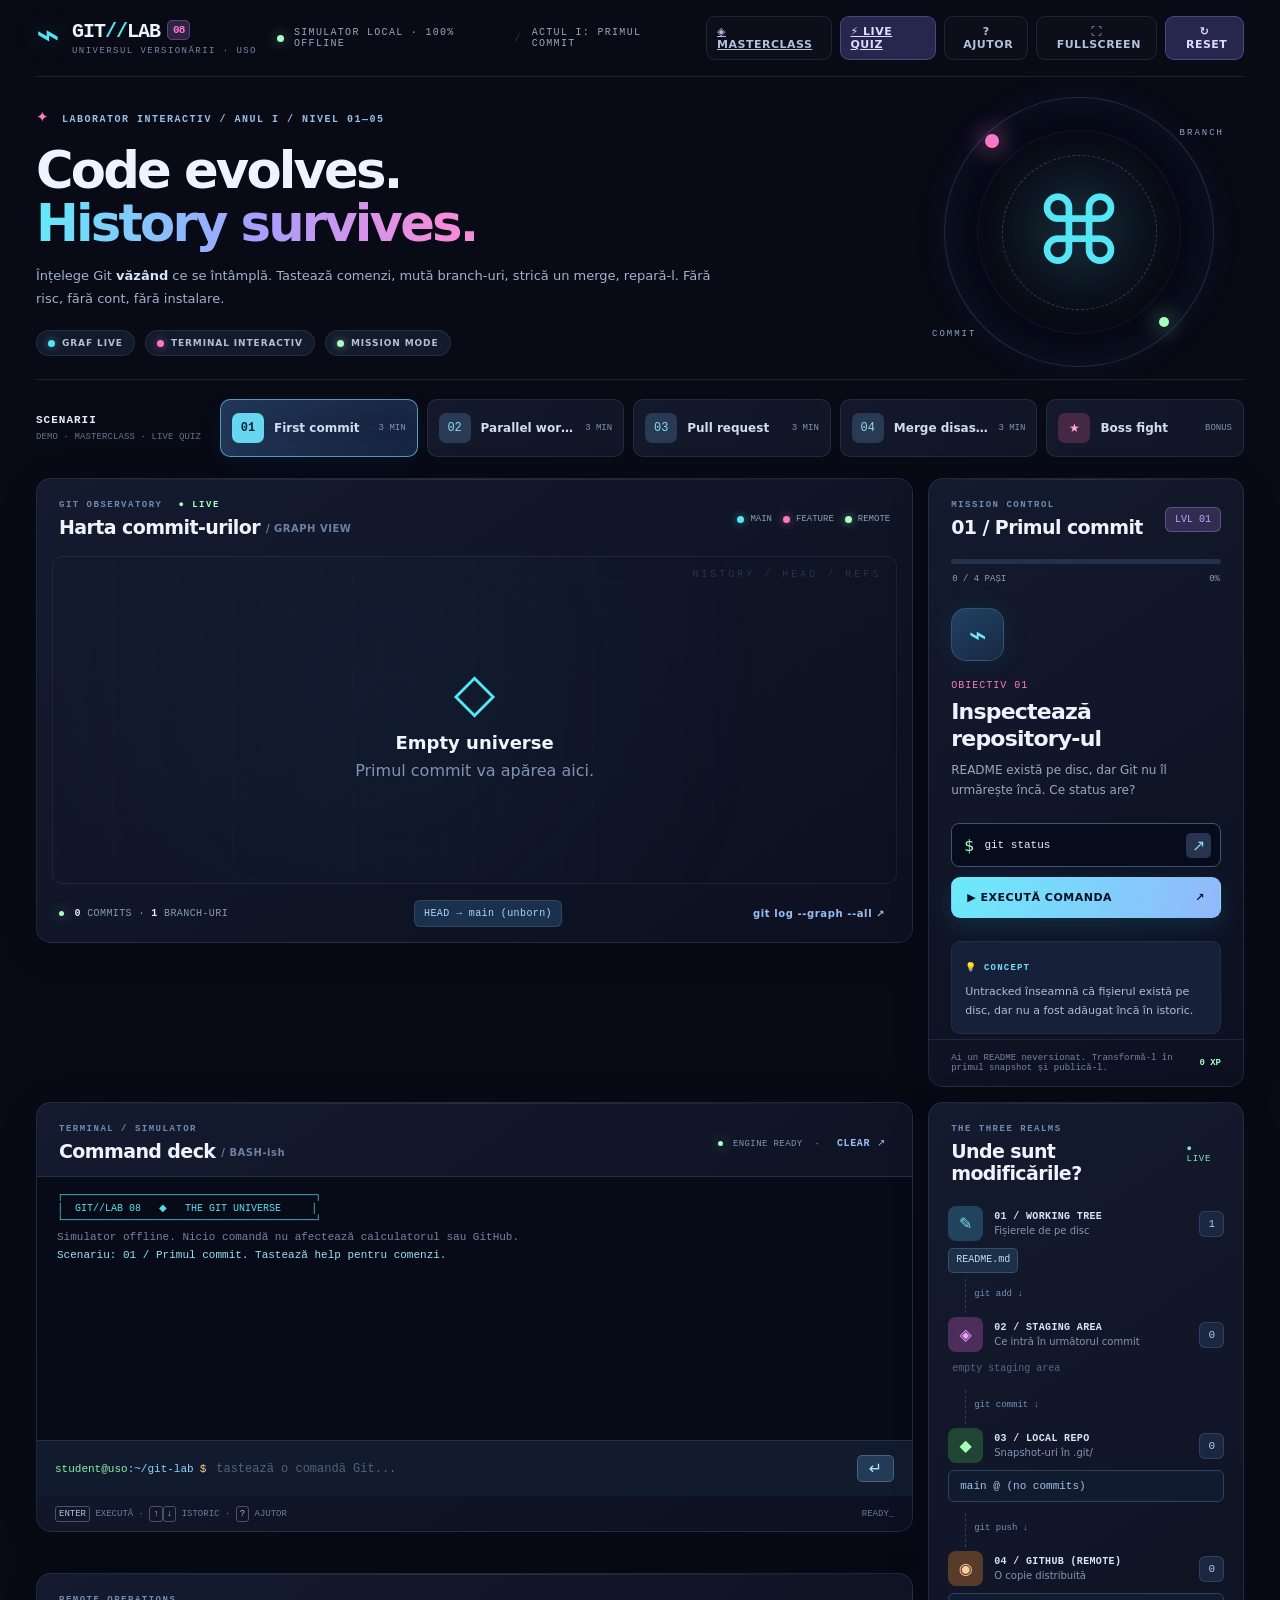
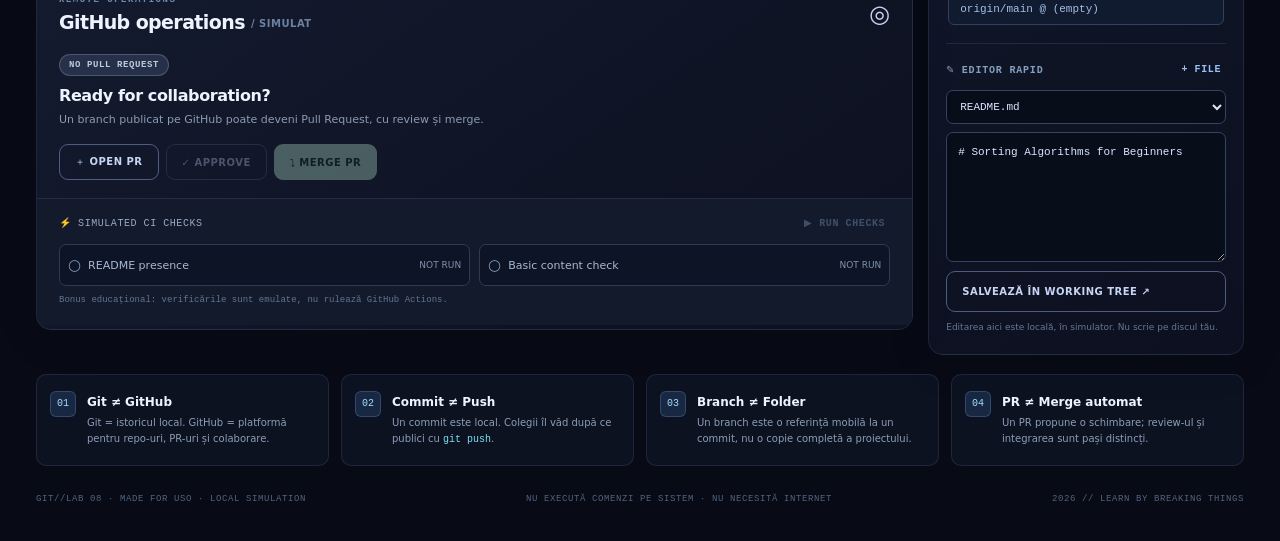
<file: index.html>
<!doctype html>
<html lang="ro">
<head>
  <meta charset="UTF-8">
  <meta name="viewport" content="width=device-width,initial-scale=1">
  <meta name="theme-color" content="#090b18">
  <meta name="description" content="Git//LAB: simulare interactivă offline pentru laboratorul USO 08 — Git și GitHub.">
  <title>GIT//LAB 08 · The Git Universe</title>
  <link rel="stylesheet" href="styles.css">
</head>
<body>
<div class="ambient ambient-a"></div><div class="ambient ambient-b"></div><div class="grid-overlay" aria-hidden="true"></div>
<div id="app" class="app-shell">
  <header class="topbar">
    <div class="brand"><span class="brand-symbol">⌁</span><div><div class="brand-name">GIT<span>//</span>LAB<span class="brand-eight">08</span></div><div class="brand-sub">UNIVERSUL VERSIONĂRII · USO</div></div></div>
    <div class="topbar-center"><span class="live-dot"></span><span>SIMULATOR LOCAL · 100% OFFLINE</span><span class="sep">/</span><span id="activeScenarioLabel">ACTUL I: PRIMUL COMMIT</span></div>
    <div class="header-actions"><a href="masterclass.html" class="btn tiny ghost" title="Masterclass 45 minute">◈ MASTERCLASS</a><a href="/arena" class="btn tiny primary" title="Live multiplayer quiz">⚡ LIVE QUIZ</a><button class="btn tiny ghost" id="btnHelp" title="Comenzi acceptate (?)">? <span class="hide-small">AJUTOR</span></button><button class="btn tiny ghost" id="btnFullscreen" title="Fullscreen">⛶ <span class="hide-small">FULLSCREEN</span></button><button class="btn tiny primary" id="btnReset" title="Resetează scenariul">↻ <span class="hide-small">RESET</span></button></div>
  </header>
  <main>
    <section class="hero">
      <div class="hero-left"><div class="eyebrow"><span class="sparkle">✦</span> LABORATOR INTERACTIV / ANUL I / NIVEL 01—05</div>
        <h1>Code evolves.<br><em>History survives.</em></h1>
        <p>Înțelege Git <strong>văzând</strong> ce se întâmplă. Tastează comenzi, mută branch-uri, strică un merge, repară-l. Fără risc, fără cont, fără instalare.</p>
        <div class="hero-chips"><span><i class="mini-dot cyan"></i> GRAF LIVE</span><span><i class="mini-dot pink"></i> TERMINAL INTERACTIV</span><span><i class="mini-dot lime"></i> MISSION MODE</span></div>
      </div>
      <div class="hero-right"><div class="orbit orbit-outer"></div><div class="orbit orbit-inner"></div><span class="planet planet-a"></span><span class="planet planet-b"></span><div class="center-mark">⌘</div><span class="orbit-label top">BRANCH</span><span class="orbit-label bottom">COMMIT</span></div>
    </section>

    <section class="scene-strip" aria-label="Alege scenariul"><div class="strip-title"><span>SCENARII</span><small>DEMO · MASTERCLASS · LIVE QUIZ</small></div>
      <div class="scenes" id="scenes">
        <button class="scene active" data-scenario="start"><span class="scene-index">01</span><span class="scene-name">First commit</span><span class="scene-duration">3 MIN</span></button>
        <button class="scene" data-scenario="branch"><span class="scene-index">02</span><span class="scene-name">Parallel worlds</span><span class="scene-duration">3 MIN</span></button>
        <button class="scene" data-scenario="pr"><span class="scene-index">03</span><span class="scene-name">Pull request</span><span class="scene-duration">3 MIN</span></button>
        <button class="scene" data-scenario="conflict"><span class="scene-index">04</span><span class="scene-name">Merge disaster</span><span class="scene-duration">3 MIN</span></button>
        <button class="scene scene-bonus" data-scenario="quiz"><span class="scene-index">★</span><span class="scene-name">Boss fight</span><span class="scene-duration">BONUS</span></button>
      </div>
    </section>

    <div class="workspace">
      <section class="card graph-card" aria-label="Vizualizarea istoricului Git">
        <div class="card-top"><div><div class="overline">GIT OBSERVATORY <span class="signal">● LIVE</span></div><h2>Harta commit-urilor <span class="h2-small">/ GRAPH VIEW</span></h2></div><div class="top-right"><span class="key"><i class="mini-dot cyan"></i> MAIN</span><span class="key"><i class="mini-dot pink"></i> FEATURE</span><span class="key"><i class="mini-dot lime"></i> REMOTE</span></div></div>
        <div class="graph-area"><div class="graph-watermark">HISTORY / HEAD / REFS</div><svg id="graph" xmlns="http://www.w3.org/2000/svg" role="img" aria-label="Graf commits și branch-uri"></svg><div class="graph-empty" id="graphEmpty" hidden><div class="empty-icon">◇</div><strong>Empty universe</strong><span>Primul commit va apărea aici.</span></div></div>
        <div class="graph-footer"><div class="graph-counter"><span class="pulse-dot"></span> <strong id="commitCount">0</strong> COMMITS · <strong id="branchCount">1</strong> BRANCH-URI</div><div class="head-badge" id="headBadge">HEAD → main</div><button class="link-btn" id="btnShowLog">git log --graph --all ↗</button></div>
      </section>

      <aside class="card missions-card" aria-label="Misiunea activă">
        <div class="card-top compact"><div><div class="overline">MISSION CONTROL</div><h2 id="missionSceneTitle">01 / Primul commit</h2></div><div class="level-tag">LVL <span id="missionLevel">01</span></div></div>
        <div class="progress-track" aria-label="Progres misiuni"><div id="progressFill"></div></div><div class="progress-caption"><span id="progressLabel">0 / 4 PAȘI</span><span id="missionPercent">0%</span></div>
        <div class="mission-content"><div class="mission-symbol" id="missionSymbol">⌁</div><div class="mission-step-num" id="missionStepNum">OBIECTIV 01</div><h3 id="missionTitle">Inspectează repository-ul</h3><p id="missionDescription">Ce vede Git înainte să faci primul commit?</p>
          <div class="command-suggestion"><span class="prompt-symbol">$</span><code id="missionCommand">git status</code><button id="btnUseCommand" title="Copiază comanda în terminal">↗</button></div>
          <button class="btn accent full" id="btnRunSuggestion">▶ EXECUTĂ COMANDA <span>↗</span></button><button class="btn subtle full" id="btnMissionAction" hidden>✦ ACȚIUNE RAPIDĂ</button>
          <div class="mission-hint"><span>💡 CONCEPT</span><p id="missionHint">Git salvează doar ce alegi tu să pui într-un commit.</p></div>
        </div>
        <div class="mission-footer"><span id="missionMotivation">Fiecare comandă schimbă universul.</span><span id="score" class="xp">0 XP</span></div>
      </aside>

      <section class="card terminal-card" aria-label="Terminal simulat">
        <div class="card-top terminal-top"><div><div class="overline">TERMINAL / SIMULATOR</div><h2>Command deck <span class="h2-small">/ BASH-ish</span></h2></div><div class="terminal-badges"><span class="fake-led green"></span> ENGINE READY <span class="bar-sep">·</span> <button class="link-btn" id="btnClear">CLEAR ↗</button></div></div>
        <div class="terminal-screen" id="terminalScreen" role="log" aria-live="polite" aria-relevant="additions"></div>
        <form id="terminalForm" autocomplete="off"><label for="commandInput"><span class="terminal-user">student@uso</span><span class="terminal-path">:~/git-lab</span><span class="terminal-dollar">$</span></label><input id="commandInput" spellcheck="false" autocapitalize="none" autocomplete="off" aria-label="Comandă Git" placeholder="tastează o comandă Git..."/><button class="terminal-enter" type="submit" title="Enter">↵</button></form>
        <div class="terminal-footer"><span><kbd>ENTER</kbd> EXECUTĂ · <kbd>↑</kbd><kbd>↓</kbd> ISTORIC · <kbd>?</kbd> AJUTOR</span><span id="terminalState">READY_</span></div>
      </section>

      <aside class="card files-card" aria-label="Fișierele și staging area">
        <div class="card-top compact"><div><div class="overline">THE THREE REALMS</div><h2>Unde sunt modificările?</h2></div><span class="state-live">● LIVE</span></div>
        <div class="realm-row"><div class="realm-icon blue">✎</div><div class="realm-meta"><strong>01 / WORKING TREE</strong><small>Fișierele de pe disc</small></div><span class="count" id="workCount">0</span></div>
        <div id="workFiles" class="file-pills"></div>
        <div class="transfer-line"><span>git add ↓</span></div>
        <div class="realm-row"><div class="realm-icon magenta">◈</div><div class="realm-meta"><strong>02 / STAGING AREA</strong><small>Ce intră în următorul commit</small></div><span class="count" id="stageCount">0</span></div>
        <div id="stageFiles" class="file-pills"></div>
        <div class="transfer-line"><span>git commit ↓</span></div>
        <div class="realm-row"><div class="realm-icon lime">◆</div><div class="realm-meta"><strong>03 / LOCAL REPO</strong><small>Snapshot-uri în .git/</small></div><span class="count" id="localCount">0</span></div><div class="ref-box" id="localRef">main · no commits</div>
        <div class="transfer-line"><span>git push ↓</span></div>
        <div class="realm-row"><div class="realm-icon orange">◉</div><div class="realm-meta"><strong>04 / GITHUB (REMOTE)</strong><small>O copie distribuită</small></div><span class="count" id="remoteCount">0</span></div><div class="ref-box" id="remoteRef">origin/main · no commits</div>
        <div class="file-editor"><div class="editor-head"><strong>✎ EDITOR RAPID</strong><button class="link-btn" id="btnNewFile">+ FILE</button></div><select id="fileSelect" aria-label="Selectează fișierul"></select><textarea id="fileContent" spellcheck="false" aria-label="Conținutul fișierului"></textarea><button class="btn outline full" id="btnSaveFile">SALVEAZĂ ÎN WORKING TREE ↗</button><p class="editor-note">Editarea aici este locală, în simulator. Nu scrie pe discul tău.</p></div>
      </aside>

      <section class="card remote-card" aria-label="Simulare GitHub și Pull Request">
        <div class="card-top compact"><div><div class="overline">REMOTE OPERATIONS</div><h2>GitHub operations <span class="h2-small">/ SIMULAT</span></h2></div><div class="github-mark">◎</div></div>
        <div class="pr-summary" id="prSummary"><div><span class="status-tag neutral" id="prStatus">NO PULL REQUEST</span><h3 id="prTitle">Ready for collaboration?</h3><p id="prMessage">Un branch publicat pe GitHub poate deveni Pull Request, cu review și merge.</p></div></div>
        <div class="pr-actions"><button class="btn outline" id="btnCreatePR">＋ OPEN PR</button><button class="btn outline" id="btnApprovePR">✓ APPROVE</button><button class="btn bright" id="btnMergePR">⤵ MERGE PR</button></div>
        <div class="ci-panel"><div class="ci-head"><span>⚡ SIMULATED CI CHECKS</span><button id="btnCI" class="link-btn">▶ RUN CHECKS</button></div><div id="ciChecks" class="ci-checks"><div><span class="check-icon">○</span><span>README presence</span><small>NOT RUN</small></div><div><span class="check-icon">○</span><span>Basic content check</span><small>NOT RUN</small></div></div><small class="ci-disclaimer">Bonus educațional: verificările sunt emulate, nu rulează GitHub Actions.</small></div>
      </section>
    </div>

    <section class="bottom-insights"><article><div class="insight-icon">01</div><div><strong>Git ≠ GitHub</strong><p>Git = istoricul local. GitHub = platformă pentru repo-uri, PR-uri și colaborare.</p></div></article><article><div class="insight-icon">02</div><div><strong>Commit ≠ Push</strong><p>Un commit este local. Colegii îl văd după ce publici cu <code>git push</code>.</p></div></article><article><div class="insight-icon">03</div><div><strong>Branch ≠ Folder</strong><p>Un branch este o referință mobilă la un commit, nu o copie completă a proiectului.</p></div></article><article><div class="insight-icon">04</div><div><strong>PR ≠ Merge automat</strong><p>Un PR propune o schimbare; review-ul și integrarea sunt pași distincți.</p></div></article></section>
    <footer><span>GIT//LAB 08 · MADE FOR USO · LOCAL SIMULATION</span><span>NU EXECUTĂ COMENZI PE SISTEM · NU NECESITĂ INTERNET</span><span>2026 // LEARN BY BREAKING THINGS</span></footer>
  </main>
</div>
<div class="toast-container" id="toasts" aria-live="polite"></div>
<dialog id="helpDialog" class="modal"><div class="modal-heading"><span class="eyebrow">COMMAND REFERENCE</span><button class="icon-btn" data-close="helpDialog" aria-label="Închide">✕</button></div><h2>Cheat codes for Git ✦</h2><p>Acesta este un <strong>simulator educațional</strong>. Comenzile sunt interpretate în browser; nu accesează sistemul de fișiere și nici GitHub real.</p><div class="help-grid" id="helpGrid"></div><div class="modal-bottom"><span>TIP: apasă ENTER în terminal, apoi folosește ↑ pentru istoricul comenzilor.</span><button class="btn primary" data-close="helpDialog">ÎNȚELES ✓</button></div></dialog>
<dialog id="quizDialog" class="modal quiz-modal"><div class="modal-heading"><span class="eyebrow">BONUS STAGE · BOSS FIGHT</span><button class="icon-btn" data-close="quizDialog" aria-label="Închide">✕</button></div><div class="quiz-progress" id="quizProgress">QUESTION 01 / 05</div><h2 id="quizQuestion">Question</h2><div class="quiz-answers" id="quizAnswers"></div><div class="quiz-feedback" id="quizFeedback" aria-live="polite"></div><button class="btn primary" id="quizNext" disabled>URMĂTOAREA →</button></dialog>
<script src="app.js" defer></script>
</body>
</html>
</file>
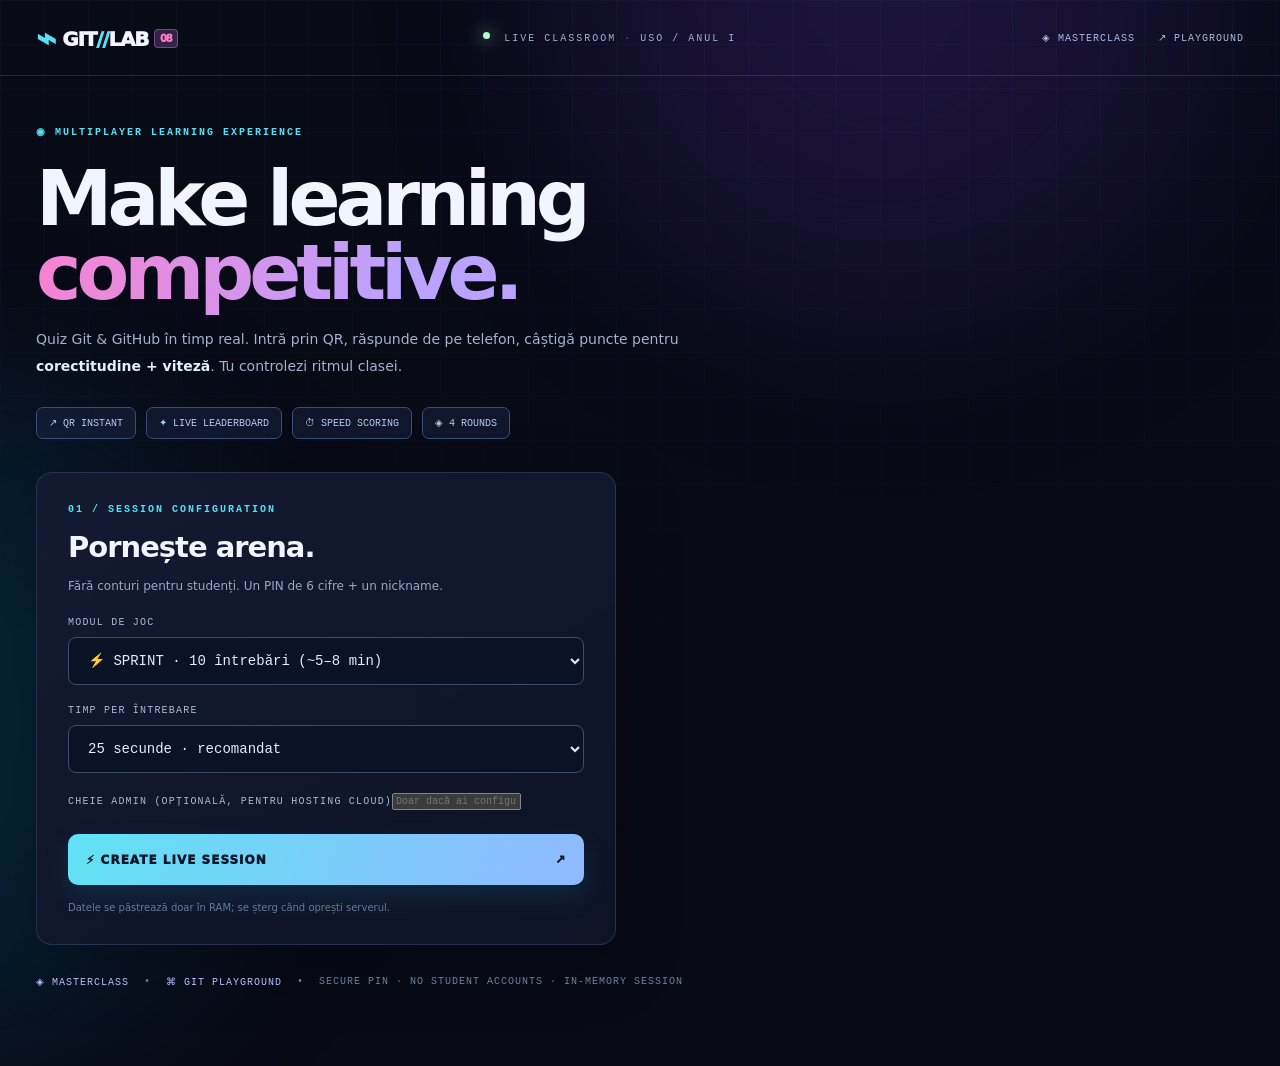
<file: arena.html>
<!doctype html><html lang="ro"><head><meta charset="utf-8"><meta name="viewport" content="width=device-width,initial-scale=1"><meta name="theme-color" content="#090b18"><meta name="referrer" content="no-referrer"><title>GIT//LAB ARENA · LIVE CLASSROOM</title><link rel="stylesheet" href="arena.css"></head>
<body><div class="glow glow-a"></div><div class="glow glow-b"></div><div class="stars"></div>
<header class="top"><a href="/index.html" class="brand"><span class="glyph">⌁</span>GIT<span>//</span>LAB <small>08</small></a><div class="live-tag"><span class="dot"></span> LIVE CLASSROOM <b>·</b> USO / ANUL I</div><div class="toplinks"><a href="/masterclass.html">◈ MASTERCLASS</a><a href="/index.html">↗ PLAYGROUND</a></div></header>
<main class="layout"><section class="headline"><div class="kicker">◉ MULTIPLAYER LEARNING EXPERIENCE</div><h1>Make learning<br><em>competitive.</em></h1><p>Quiz Git & GitHub în timp real. Intră prin QR, răspunde de pe telefon, câștigă puncte pentru <strong>corectitudine + viteză</strong>. Tu controlezi ritmul clasei.</p><div class="feature-row"><span>↗ QR INSTANT</span><span>✦ LIVE LEADERBOARD</span><span>⏱ SPEED SCORING</span><span>◈ 4 ROUNDS</span></div></section>
<section class="setup box" id="setup"><div class="eyebrow">01 / SESSION CONFIGURATION</div><h2>Pornește arena.</h2><p>Fără conturi pentru studenți. Un PIN de 6 cifre + un nickname.</p><label>MODUL DE JOC<select id="questionCount"><option value="10">⚡ SPRINT · 10 întrebări (~5–8 min)</option><option value="18">🔥 FULL CHAOS · 18 întrebări (~10–15 min)</option></select></label><label>TIMP PER ÎNTREBARE<select id="questionTime"><option value="20">20 secunde · hardcore</option><option value="25" selected>25 secunde · recomandat</option><option value="35">35 secunde · relaxat</option><option value="45">45 secunde · explicații</option></select></label><label>CHEIE ADMIN (OPȚIONALĂ, PENTRU HOSTING CLOUD)<input id="adminKey" type="password" autocomplete="off" placeholder="Doar dacă ai configurat ARENA_ADMIN_KEY"></label><button class="cta" id="btnCreate">⚡ CREATE LIVE SESSION <span>↗</span></button><small class="muted">Datele se păstrează doar în RAM; se șterg când oprești serverul.</small></section>
<section class="dashboard" id="dashboard" hidden><div class="box session-header"><div><div class="eyebrow">SESSION ONLINE <span class="dot"></span></div><div class="pin-title">GAME PIN <strong id="pin">------</strong></div><p id="sessionPhase">Așteptăm participanții...</p></div><div class="online-pill"><strong id="playerCount">0</strong><span>PLAYERS ONLINE</span></div></div>
<div class="dash-grid"><div class="box connect"><div class="eyebrow">02 / JOIN PORTAL</div><div class="qr-panel"><img id="qr" alt="Cod QR pentru intrarea la quiz" width="244" height="244"><div class="qr-sweep"></div></div><div class="scan">SCAN TO JOIN<span class="arrow">↗</span></div><div class="join-url" id="joinUrl"></div><div class="row"><button id="btnCopy" class="secondary">⧉ COPY INVITE LINK</button><button id="btnFullscreen" class="secondary">⛶ FULLSCREEN</button></div><p class="footnote">Studenții pot folosi și adresa de mai sus plus PIN-ul afișat. Telefonul trebuie să poată accesa serverul.</p></div>
<div class="box mainstage"><div class="stage-bar"><span class="eyebrow">THE QUESTION STAGE</span><div id="round" class="roundtag">LOBBY</div></div><div id="lobby"><div class="stage-icon">◈</div><h2>Waiting for<br>challengers.</h2><p>Studenții intră prin QR. Când sunt pregătiți, pornește jocul!</p><div class="names" id="names"></div></div><div id="questionStage" hidden><div class="question-top"><span class="topic" id="topic">GIT</span><strong id="questionNumber">01 / 10</strong></div><div class="clock-line"><div id="clockFill"></div></div><div class="clock"><strong id="clock">25</strong><span>SECONDS LEFT</span><span id="answered">0 / 0 ANSWERED</span></div><h2 class="big-question" id="questionText"></h2><div id="hostAnswers" class="answers"></div><div id="explanation" class="explanation" hidden></div></div><div id="finished" hidden><div class="victory">✧</div><h2>Game over.<br><em>History made.</em></h2><p>GG! Ai parcurs universul Git.</p></div><div class="stage-controls"><button id="btnNext" class="cta">▶ START THE GAME <span>→</span></button><button id="btnReveal" class="secondary" hidden>◉ REVEAL ANSWER</button><button id="btnFinish" class="secondary warning" hidden>■ END</button></div></div>
<div class="box leaderboard"><div class="eyebrow">03 / LIVE LEADERBOARD</div><h2>Hall of Fame <span>★</span></h2><div class="score-note">500–1000 puncte / răspuns corect, în funcție de viteză.</div><div id="podium" class="podium"></div><div id="ranks" class="ranks"><p class="empty">Clasamentul apare când studenții răspund.</p></div></div></div></section>
<div class="bottom-note"><a href="/masterclass.html">◈ MASTERCLASS</a> <span>•</span> <a href="/index.html">⌘ GIT PLAYGROUND</a><span>•</span><span>SECURE PIN · NO STUDENT ACCOUNTS · IN-MEMORY SESSION</span></div></main><div class="toast" id="toast" hidden></div><script src="arena.js" defer></script></body></html>
</file>
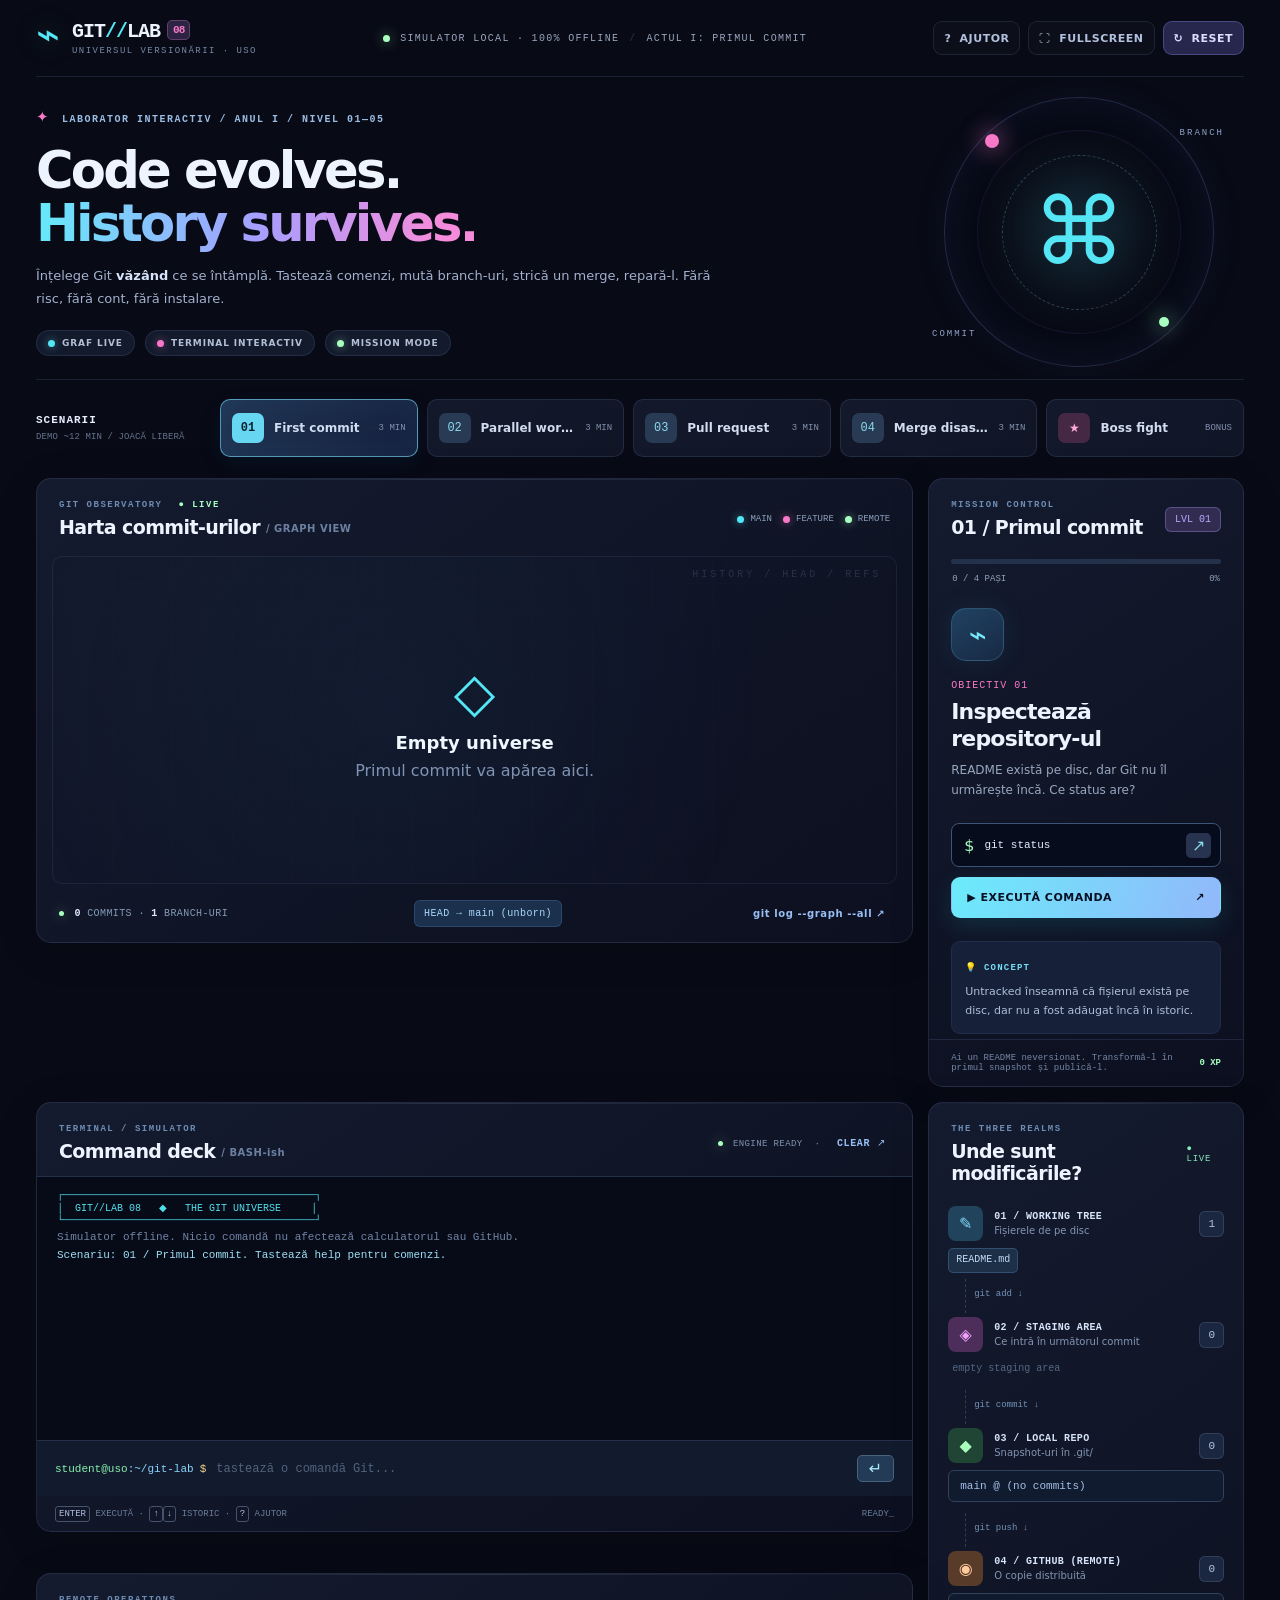
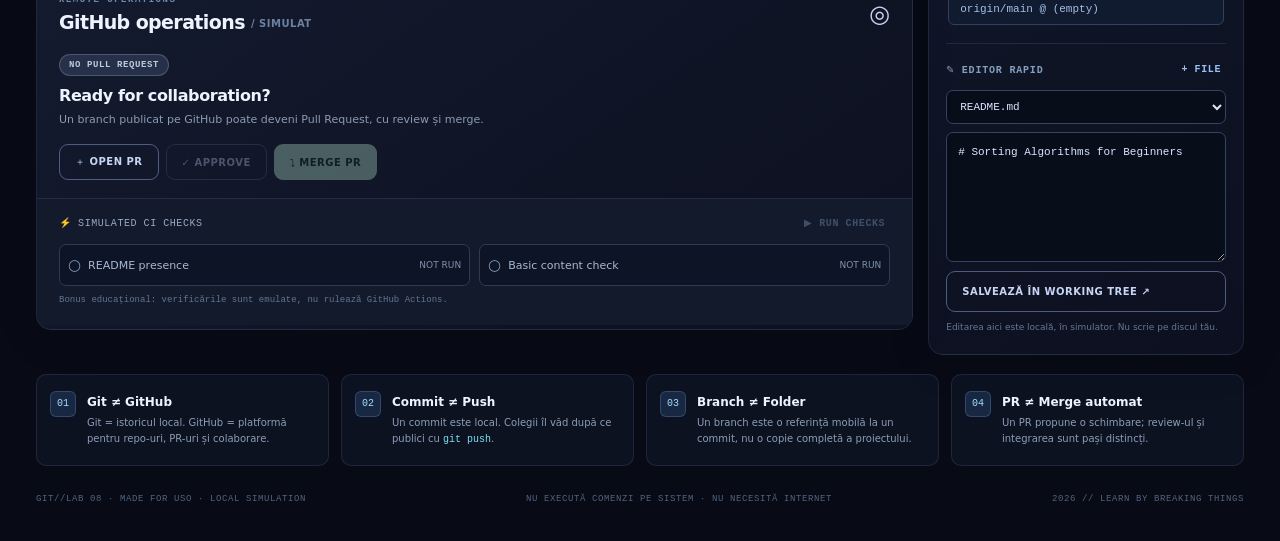
<file: GIT-LAB-08-OFFLINE.html>
<!doctype html>
<html lang="ro">
<head>
  <meta charset="UTF-8">
  <meta name="viewport" content="width=device-width,initial-scale=1">
  <meta name="theme-color" content="#090b18">
  <meta name="description" content="Git//LAB: simulare interactivă offline pentru laboratorul USO 08 — Git și GitHub.">
  <title>GIT//LAB 08 · The Git Universe</title>
  <style>
:root{--bg:#080a15;--surface:#101425;--surface2:#131a30;--border:rgba(145,162,225,.14);--text:#edf4ff;--muted:#8491b0;--cyan:#54e6f4;--purple:#a58bff;--pink:#fa78c8;--lime:#a8ffbf;--amber:#ffbe82;--red:#fb7185;--grid:rgba(135,157,220,.04);font-family:Inter,ui-sans-serif,system-ui,-apple-system,BlinkMacSystemFont,'Segoe UI',sans-serif;color:var(--text);background:var(--bg);font-synthesis:none}
*{box-sizing:border-box}[hidden]{display:none!important}html{scroll-behavior:smooth}body{margin:0;min-width:325px;min-height:100vh;background:var(--bg);color:var(--text)}button,input,textarea,select{font:inherit}button{cursor:pointer}button:disabled{opacity:.32;cursor:not-allowed}button:focus-visible,input:focus-visible,textarea:focus-visible,select:focus-visible{outline:2px solid var(--cyan);outline-offset:3px}button:active:not(:disabled){transform:translateY(1px)}::selection{background:#2d5278;color:white}code,kbd,.terminal-screen,.brand,.overline,.eyebrow,.scene-index,.scene-duration,.state-live,.level-tag,.terminal-footer,.graph-counter,.head-badge,.progress-caption,.mission-step-num,.mission-footer,.realm-meta strong,.editor-head,.ci-head,.ci-disclaimer,footer,.key,.status-tag,.live-dot,.topbar-center,.strip-title, .mini{font-family:ui-monospace,'SFMono-Regular',Consolas,'Liberation Mono',monospace}
.ambient{position:fixed;pointer-events:none;filter:blur(82px);border-radius:50%;opacity:.32;z-index:-2}.ambient-a{width:520px;height:520px;top:-190px;right:8%;background:#312574}.ambient-b{width:560px;height:560px;left:-250px;top:560px;background:#084c65}.grid-overlay{position:fixed;inset:0;z-index:-1;pointer-events:none;background-image:linear-gradient(to right,var(--grid) 1px,transparent 1px),linear-gradient(to bottom,var(--grid) 1px,transparent 1px);background-size:44px 44px;mask-image:linear-gradient(to bottom,black,transparent 93%)}
.app-shell{max-width:1680px;margin:0 auto;padding:0 36px}.topbar{height:77px;border-bottom:1px solid var(--border);display:flex;align-items:center;justify-content:space-between;gap:20px}.brand{display:flex;align-items:center;gap:12px;white-space:nowrap}.brand-symbol{font-size:40px;color:var(--cyan);line-height:1;filter:drop-shadow(0 0 14px #54e6f455)}.brand-name{font-size:20px;letter-spacing:-1px;font-weight:950}.brand-name span{color:var(--cyan)}.brand-name .brand-eight{font-size:11px;background:#2d2444;color:var(--pink);border:1px solid #62406d;padding:3px 5px;border-radius:5px;vertical-align:4px;margin-left:7px}.brand-sub{font-size:9px;letter-spacing:1.45px;color:#7789a7;margin-top:3px}.topbar-center{display:flex;align-items:center;gap:10px;font-size:10px;letter-spacing:1.3px;color:#98a6bd}.topbar-center .sep{opacity:.27}.live-dot,.pulse-dot,.mini-dot,.fake-led{display:inline-block;width:7px;height:7px;border-radius:50%;background:var(--lime);box-shadow:0 0 13px #a8ffbf91;flex:none}.live-dot{animation:softpulse 2.7s infinite}.header-actions{display:flex;gap:8px}.btn{border:1px solid transparent;border-radius:9px;min-height:41px;padding:10px 15px;font-size:11px;font-weight:800;letter-spacing:.5px;transition:background .2s,border .2s,box-shadow .2s,transform .15s;color:var(--text);background:#1c2742}.btn.tiny{min-height:34px;padding:8px 10px}.btn.ghost{background:#ffffff05;border:1px solid var(--border);color:#b2c0df}.btn.ghost:hover,.btn.outline:hover{border-color:#7c85c56b;background:#ffffff0f}.btn.primary{background:#27274e;border-color:#6463b08c;color:#dedbff}.btn.primary:hover{box-shadow:0 0 22px #7862d735}.btn.accent{background:linear-gradient(112deg,#6bebfb,#92b8fa);color:#081023;box-shadow:0 8px 23px #22c5e325}.btn.accent:hover{box-shadow:0 8px 32px #22c5e355}.btn.bright{background:#c4f7d9;color:#0f3224}.btn.bright:hover{background:#e6fff1}.btn.outline{background:transparent;border:1px solid #4e5c82;color:#c7d5f5}.btn.subtle{background:#1f253c;color:#c9d9ff}.btn.full{width:100%;display:flex;justify-content:space-between;align-items:center}.btn.full:disabled{justify-content:center}.link-btn{border:0;color:#98bff5;background:transparent;padding:5px;font-size:10px;font-weight:800;letter-spacing:.6px}.link-btn:hover{color:var(--cyan)}.hide-small{margin-left:4px}
.hero{display:grid;grid-template-columns:1fr 330px;min-height:266px;position:relative;overflow:hidden;border-bottom:1px solid var(--border);padding:31px 0 23px}.hero-left{z-index:1;max-width:790px}.eyebrow{color:#99bde4;font-size:10px;letter-spacing:1.5px;font-weight:750}.sparkle{color:var(--pink);font-size:15px;margin-right:4px}.hero h1{font-size:clamp(36px,4vw,63px);line-height:1.04;letter-spacing:-2.8px;margin:17px 0 13px;font-weight:880}.hero h1 em{font-style:normal;background:linear-gradient(93deg,#65eaf9,#a59fff 50%,#f48cdb 91%);background-clip:text;color:transparent}.hero p{max-width:690px;font-size:13px;line-height:1.8;color:#a2b1ce;margin:0}.hero p strong{color:#d6e5fc}.hero-chips{display:flex;gap:10px;flex-wrap:wrap;margin-top:20px}.hero-chips span{display:flex;align-items:center;gap:7px;padding:7px 11px;background:#131a2c;border:1px solid var(--border);border-radius:99px;font-size:9px;letter-spacing:.9px;font-weight:800;color:#b3bfd5}.mini-dot.cyan{background:var(--cyan);box-shadow:0 0 8px #54e6f48c}.mini-dot.pink{background:var(--pink);box-shadow:0 0 8px #fa78c88c}.mini-dot.lime{background:var(--lime);box-shadow:0 0 8px #a8ffbf8c}.hero-right{position:relative;display:flex;align-items:center;justify-content:center;min-height:216px}.orbit{border:1px solid rgba(136,159,238,.21);position:absolute;aspect-ratio:1;border-radius:50%;transform:rotate(-20deg)}.orbit-outer{height:270px;box-shadow:inset 0 0 40px #457aff12,0 0 37px #586bdf10;animation:orbitpulse 10s ease-in-out infinite}.orbit-inner{height:155px;border-color:#86d7ef43;border-style:dashed;animation:orbitspin 30s linear infinite}.orbit-outer:before{content:"";position:absolute;inset:32px;border:1px solid #8a79f01a;border-radius:50%}.center-mark{font-size:93px;font-weight:300;color:var(--cyan);filter:drop-shadow(0 0 36px #54e6f4a0);line-height:1}.planet{position:absolute;border-radius:50%;width:14px;height:14px;z-index:2}.planet-a{background:var(--pink);box-shadow:0 0 23px #fa78c8;top:26px;left:71px}.planet-b{background:var(--lime);box-shadow:0 0 22px #a8ffbf;bottom:29px;right:75px;width:10px;height:10px}.orbit-label{position:absolute;font:9px ui-monospace,monospace;letter-spacing:2px;color:#8fa4c8;z-index:1}.orbit-label.top{top:20px;right:20px}.orbit-label.bottom{bottom:17px;left:18px}
.scene-strip{display:flex;align-items:stretch;gap:18px;padding:19px 0 21px}.strip-title{min-width:166px;display:flex;flex-direction:column;justify-content:center;gap:6px}.strip-title span{font-size:11px;font-weight:850;letter-spacing:1px;color:#e6efff}.strip-title small{font-size:9px;letter-spacing:.1px;color:#64738e}.scenes{display:grid;grid-template-columns:repeat(5,minmax(0,1fr));gap:9px;flex:1}.scene{display:flex;align-items:center;gap:10px;min-width:0;padding:13px 11px;text-align:left;border:1px solid var(--border);border-radius:10px;background:linear-gradient(115deg,#13192b,#101626);transition:.2s;color:#d1dcf0}.scene:hover{border-color:#a995fc80;transform:translateY(-2px)}.scene.active{border-color:#72d5f2a6;background:linear-gradient(115deg,#203453,#16213e);box-shadow:inset 0 0 30px #379fcd14,0 7px 24px #0076bd16}.scene-index{display:grid;place-items:center;width:32px;height:30px;background:#293b54;border-radius:7px;color:#8adbec;font-size:12px;flex:none}.scene.active .scene-index{background:#67d7f1;color:#0a2135;font-weight:900}.scene-name{font-weight:780;font-size:12px;white-space:nowrap;overflow:hidden;text-overflow:ellipsis}.scene-duration{font-size:9px;color:#8391ae;margin-left:auto;white-space:nowrap}.scene-bonus .scene-index{background:#452843;color:#ffaad8}
.workspace{display:grid;grid-template-columns:minmax(0,1.65fr) minmax(302px,.81fr) minmax(310px,.93fr);grid-template-areas:'graph graph mission' 'terminal terminal files' 'remote remote files';gap:15px;align-items:start}.card{border:1px solid var(--border);background:linear-gradient(145deg,rgba(21,28,48,.96),rgba(12,16,32,.98));border-radius:15px;position:relative;overflow:hidden;box-shadow:0 8px 44px #0000001c}.card:after{content:"";position:absolute;inset:0 0 auto;height:1px;background:linear-gradient(90deg,transparent,#c5e5ff1f,transparent);pointer-events:none}.graph-card{grid-area:graph}.missions-card{grid-area:mission;align-self:stretch}.terminal-card{grid-area:terminal}.files-card{grid-area:files;align-self:stretch}.remote-card{grid-area:remote}.card-top{display:flex;align-items:center;justify-content:space-between;padding:21px 22px 18px;gap:12px}.card-top.compact{padding-bottom:17px}.overline{font-size:9px;letter-spacing:1.5px;color:#6e8cb3;font-weight:800;margin-bottom:6px}.signal{font-size:9px;color:var(--lime);margin-left:9px}.card h2{margin:0;font-size:19px;font-weight:825;letter-spacing:-.6px}.h2-small{font-size:10px;color:#6c80a2;letter-spacing:.5px;font-weight:700;vertical-align:2px}.top-right{display:flex;gap:11px;flex-wrap:wrap}.key{font-size:9px;color:#8c9fbc;display:flex;gap:6px;align-items:center}.graph-area{height:328px;margin:0 15px;position:relative;overflow:auto;border:1px solid rgba(115,134,183,.13);border-radius:10px;background:radial-gradient(circle at 40% 45%,#162c473e,transparent 68%),repeating-linear-gradient(0deg,transparent 0,transparent 29px,#ffffff03 30px),repeating-linear-gradient(90deg,transparent 0,transparent 29px,#ffffff03 30px)}.graph-watermark{position:absolute;right:15px;top:12px;color:#5873954f;font-size:10px;letter-spacing:3px;font-family:monospace;z-index:1;pointer-events:none}.graph-area svg{display:block;width:100%;min-width:660px;height:auto;min-height:100%;overflow:visible}.graph-area .edge{fill:none;stroke-width:2.8;opacity:.62;stroke-linecap:round}.graph-area .node{stroke-width:2.5;filter:drop-shadow(0 0 6px #33d8ff45);transition:transform .2s}.graph-area .node:hover{stroke-width:5}.graph-area .graph-hash{font:11px ui-monospace,monospace;fill:#eef3ff;font-weight:900}.graph-area .graph-message{font:12px ui-sans-serif,system-ui;fill:#a9bad8}.graph-area .graph-label{font:10px ui-monospace,monospace;fill:#051224;font-weight:800}.graph-area .graph-decor{font:10px ui-monospace,monospace;fill:#889db7}.graph-area .graph-branch-tag{fill:#78dff0}.graph-area .graph-remote-tag{fill:#a8ffbf}.graph-area .graph-feature-tag{fill:#fa90d1}.graph-empty{position:absolute;inset:0;display:flex;align-items:center;justify-content:center;flex-direction:column;gap:8px;color:#8093b3}.graph-empty[hidden]{display:none}.graph-empty strong{color:#eff7ff;font-size:18px}.empty-icon{font-size:54px;color:var(--cyan)}.graph-footer{min-height:58px;display:flex;align-items:center;justify-content:space-between;padding:0 22px;gap:8px}.graph-counter,.head-badge{color:#839ab7;font-size:10px;letter-spacing:.4px}.graph-counter strong{color:#deeafd}.head-badge{border:1px solid #597cb54f;background:#1b304c;padding:7px 9px;border-radius:6px;color:#a9d8fc}.pulse-dot{height:5px;width:5px;margin-right:4px}
.level-tag{border:1px solid #a294f159;background:#322d50;color:#b5a6ff;padding:6px 9px;border-radius:6px;font:10px ui-monospace,monospace}.progress-track{height:5px;margin:4px 22px 0;background:#24314a;border-radius:99px;overflow:hidden}.progress-track>div{height:100%;width:0;background:linear-gradient(90deg,#6ce1ff,#a89eff,#f07fbd);border-radius:99px;transition:width .45s}.progress-caption{display:flex;justify-content:space-between;color:#8fa1bb;font-size:9px;padding:10px 23px 0}.mission-content{padding:24px 22px 11px}.mission-symbol{display:grid;place-items:center;width:53px;height:53px;border:1px solid #437c9875;border-radius:15px;color:#76e8f8;font-size:30px;background:linear-gradient(150deg,#204262,#182944);box-shadow:0 0 26px #298fd51c}.mission-step-num{color:var(--pink);font-size:10px;letter-spacing:1px;margin-top:19px}.mission-content h3{font-size:22px;line-height:1.2;margin:8px 0 9px;letter-spacing:-.8px}.mission-content>p{color:#98a8c1;font-size:12px;line-height:1.65;min-height:42px;margin:0 0 20px}.command-suggestion{min-height:44px;display:flex;align-items:center;gap:10px;background:#070c1c;border:1px solid #3b5477;border-radius:8px;padding:8px 9px 8px 12px;margin-bottom:10px}.command-suggestion .prompt-symbol{color:var(--lime)}.command-suggestion code{font-size:11px;color:#e2efff;overflow:hidden;text-overflow:ellipsis;white-space:nowrap;flex:1}.command-suggestion button{border:0;background:#27334f;color:#87dbeb;width:25px;height:25px;border-radius:5px}.mission-content .btn+.btn{margin-top:8px}.mission-hint{margin-top:23px;background:#162039;border:1px solid #2c436369;border-radius:9px;padding:13px}.mission-hint span{font:9px ui-monospace,monospace;color:#76ddf4;letter-spacing:1.2px;font-weight:800}.mission-hint p{font-size:11px;color:#afbed9;line-height:1.7;margin:9px 0 0}.mission-footer{display:flex;justify-content:space-between;align-items:center;gap:10px;font-size:9px;color:#7485a5;border-top:1px solid var(--border);padding:13px 22px;position:absolute;bottom:0;width:100%}.missions-card{padding-bottom:41px}.xp{color:var(--lime);font-weight:800;white-space:nowrap}
.terminal-card .card-top{padding-bottom:14px}.terminal-badges{font:9px ui-monospace,monospace;letter-spacing:.4px;color:#8194b2}.fake-led{width:5px;height:5px;margin-right:4px}.bar-sep{margin:0 6px}.terminal-screen{min-height:265px;max-height:313px;overflow-y:auto;padding:13px 20px 15px;background:#070b17;border-top:1px solid #24304a;border-bottom:1px solid #24304a;font-size:11px;line-height:1.67;color:#bccce6;scrollbar-width:thin;scrollbar-color:#324b66 transparent}.terminal-line{white-space:pre-wrap;overflow-wrap:anywhere}.terminal-line.command{color:#eff9ff;margin-top:9px}.terminal-line.command:before{content:'student@uso:~/git-lab $ ';color:#75d7ed}.terminal-line.ok{color:#a7f5c2}.terminal-line.warn{color:#ffd29a}.terminal-line.error{color:#ff9daa}.terminal-line.info{color:#9ddff5}.terminal-line.muted{color:#7084a5}.terminal-line .bold{color:white;font-weight:800}.terminal-screen .terminal-welcome{color:#a989fa;font-size:10px;letter-spacing:1px}.terminal-screen .ascii{color:#52dfed;font-size:10px;line-height:1.25}.terminal-card form{display:flex;align-items:center;gap:8px;padding:14px 18px;background:#121b2d}.terminal-card form label{font:11px ui-monospace,monospace;white-space:nowrap}.terminal-user{color:#89efae}.terminal-path{color:#8bd4ff}.terminal-dollar{color:#f8d48f;margin-left:6px}.terminal-card input{min-width:0;flex:1;background:transparent;border:0;outline:none!important;color:white;font:12px ui-monospace,monospace;caret-color:#65ffda}.terminal-card input::placeholder{color:#52627d}.terminal-enter{border:1px solid #49637d;background:#243b57;border-radius:5px;padding:3px 11px;color:#aaeafa}.terminal-footer{min-height:35px;display:flex;align-items:center;justify-content:space-between;padding:0 18px;font-size:9px;color:#697d9c;gap:7px}.terminal-footer kbd{font-size:9px;border:1px solid #46536c;padding:2px 3px;border-radius:3px;color:#afc1df}
.files-card .card-top{padding-bottom:18px}.state-live{font-size:9px;color:#89e9bd;letter-spacing:.8px}.realm-row{display:flex;align-items:center;gap:11px;margin:4px 19px 7px}.realm-icon{width:35px;height:35px;display:grid;place-items:center;border-radius:8px;flex:none;font-size:16px}.realm-icon.blue{color:#83dafa;background:#21435c}.realm-icon.magenta{color:#eda1f9;background:#4d2d5a}.realm-icon.lime{color:#a7ffbb;background:#214534}.realm-icon.orange{color:#ffcb9d;background:#593b29}.realm-meta{display:flex;flex-direction:column;gap:3px;flex:1;min-width:0}.realm-meta strong{font-size:10px;color:#d7e4fa;letter-spacing:.35px}.realm-meta small{font-size:10px;color:#8394b3}.count{font:11px ui-monospace,monospace;padding:6px 8px;border:1px solid #56658366;border-radius:6px;color:#b1c6e2;background:#1b2641}.file-pills{display:flex;flex-wrap:wrap;gap:5px;min-height:25px;margin:6px 19px}.file-pill{padding:5px 7px;background:#1d3048;border:1px solid #46709882;border-radius:5px;color:#c0daf4;font:10px ui-monospace,monospace;white-space:nowrap;max-width:100%;overflow:hidden;text-overflow:ellipsis}.file-pill.staged{background:#3a2746;border-color:#8d5478a0;color:#f3bfdc}.file-placeholder{font:10px ui-monospace,monospace;color:#526783;padding:4px}.transfer-line{height:34px;position:relative;margin:2px 36px 3px;border-left:1px dashed #576f8b70}.transfer-line span{position:absolute;left:8px;top:10px;font:9px ui-monospace,monospace;color:#7292b9}.ref-box{margin:7px 19px 11px;background:#101b2f;border:1px solid #30425e;border-radius:6px;color:#a5bfe6;padding:9px 11px;font:11px ui-monospace,monospace;overflow-wrap:anywhere}.file-editor{margin:18px 17px 19px;border-top:1px solid var(--border);padding-top:15px}.editor-head{display:flex;align-items:center;justify-content:space-between;gap:9px;margin-bottom:10px;color:#829ec0;font-size:10px;letter-spacing:.8px}.file-editor select,.file-editor textarea{width:100%;background:#080d1a;border:1px solid #334462;color:#d9e7ff;border-radius:7px;font:11px ui-monospace,monospace}.file-editor select{padding:9px;margin-bottom:8px}.file-editor textarea{display:block;resize:vertical;min-height:130px;padding:11px;line-height:1.55;outline:none}.file-editor textarea:focus{border-color:#64c1e8}.file-editor .btn{margin-top:9px;font-size:10px}.editor-note{margin:9px 0 0;color:#647795;font-size:9px;line-height:1.5}
.remote-card{padding-bottom:4px}.github-mark{font-size:24px;color:#c5d4f3}.pr-summary{padding:2px 22px 16px}.pr-summary h3{font-size:16px;margin:10px 0 6px;letter-spacing:-.4px}.pr-summary p{color:#8c9ab3;font-size:11px;line-height:1.6;max-width:650px;margin:0}.status-tag{display:inline-block;border-radius:30px;padding:5px 9px;font-size:9px;letter-spacing:.6px;font-weight:800}.status-tag.neutral{color:#c0c9dc;border:1px solid #61708a99;background:#263149}.status-tag.open{color:#93eebb;border:1px solid #458b6b;background:#183829}.status-tag.closed{color:#e6bcff;border:1px solid #8761a0;background:#382747}.pr-actions{display:flex;gap:7px;padding:0 22px 18px;flex-wrap:wrap}.pr-actions .btn{font-size:10px;min-height:35px}.ci-panel{border-top:1px solid var(--border);padding:13px 22px 17px;background:#131a2b}.ci-head{display:flex;justify-content:space-between;align-items:center;gap:9px;color:#96a9c4;font-size:10px;letter-spacing:.55px}.ci-checks{display:grid;grid-template-columns:1fr 1fr;gap:9px;margin-top:10px}.ci-checks>div{display:flex;gap:7px;align-items:center;padding:11px 8px;border:1px solid #2c3b55;border-radius:7px;background:#0c1425;color:#a9b8d2;font-size:11px}.ci-checks .check-icon{font-size:15px;color:#8099b9}.ci-checks .pass{color:#b4ffcc}.ci-checks .fail{color:#ff9ba9}.ci-checks small{font-size:9px;color:#8492ad;margin-left:auto}.ci-disclaimer{display:block;font-size:9px;color:#5f7593;margin-top:8px;letter-spacing:0;line-height:1.5}
.bottom-insights{display:grid;grid-template-columns:repeat(4,1fr);gap:12px;margin-top:19px}.bottom-insights article{display:flex;gap:11px;padding:16px 13px;border:1px solid var(--border);border-radius:10px;background:#111728aa}.insight-icon{height:26px;width:26px;flex:none;display:grid;place-items:center;border:1px solid #567baa66;color:#a4dcff;background:#182843;border-radius:6px;font:10px ui-monospace,monospace}.bottom-insights strong{font-size:12px}.bottom-insights p{font-size:10px;line-height:1.65;color:#8c9db8;margin:5px 0 0}.bottom-insights code{color:#7cdef4}footer{display:flex;justify-content:space-between;gap:12px;flex-wrap:wrap;padding:28px 0 34px;color:#526582;font-size:9px;letter-spacing:.6px}
.toast-container{position:fixed;z-index:100;right:25px;bottom:25px;display:flex;flex-direction:column;gap:10px;pointer-events:none}.toast{border:1px solid #74c9f46e;background:#152946ef;box-shadow:0 15px 50px #0009;border-radius:11px;padding:13px 18px;min-width:240px;color:#d3ecff;font-size:12px;animation:toastin .26s both}.toast strong{display:block;color:#84eaff;margin-bottom:5px;font:10px ui-monospace,monospace;letter-spacing:1px}.toast.special{border-color:#e8aaff;background:#2a2145ed}.toast.special strong{color:#ffc4ed}dialog.modal{background:linear-gradient(130deg,#131d33,#0b1123);border:1px solid #5a729c;border-radius:16px;color:var(--text);box-shadow:0 25px 130px #000a;width:min(820px,calc(100% - 32px));max-height:90vh;overflow:auto;padding:26px}.modal::backdrop{background:#030615da;backdrop-filter:blur(8px)}.modal-heading{display:flex;justify-content:space-between;align-items:center}.modal h2{font-size:34px;letter-spacing:-1.2px;margin:12px 0}.modal p{font-size:13px;color:#a9b8d3;line-height:1.7}.icon-btn{border:1px solid #4e5f7c;background:#172440;color:#d8e6ff;width:29px;height:29px;border-radius:7px}.help-grid{display:grid;grid-template-columns:1fr 1fr;gap:12px;margin-top:21px}.help-grid article{background:#0c1326;border:1px solid #344560;border-radius:9px;padding:13px}.help-grid code{display:block;color:#84eff1;font-size:12px;margin-bottom:6px;overflow-wrap:anywhere}.help-grid span{font-size:11px;color:#8ea1bf;line-height:1.5}.modal-bottom{display:flex;align-items:center;justify-content:space-between;gap:15px;margin-top:25px;color:#7e8fa8;font-size:10px}.quiz-progress{color:var(--pink);font:11px ui-monospace,monospace;margin-top:22px}.quiz-modal h2{font-size:27px;line-height:1.25}.quiz-answers{display:grid;gap:10px;margin-top:23px}.quiz-answers button{background:#141e35;border:1px solid #405577;color:#d7e5ff;text-align:left;border-radius:9px;padding:15px 16px;font-size:14px}.quiz-answers button:hover:not(:disabled){border-color:#7ddcf5}.quiz-answers button.right{background:#1e493c;border-color:#9effbf}.quiz-answers button.wrong{background:#45232e;border-color:#ff8795}.quiz-feedback{color:#b8cbea;min-height:36px;font-size:12px;line-height:1.6;padding:14px 0}.quiz-modal #quizNext{width:100%}.conflict-flag{color:#ffb1bb!important}
.confetti{position:fixed;display:block;width:8px;height:12px;z-index:120;pointer-events:none;border-radius:2px;animation:confetti-fall var(--duration,2s) var(--delay,0s) cubic-bezier(.2,.6,.4,1) both}
@keyframes confetti-fall{0%{transform:translate(0,-20px) rotate(0);opacity:1}80%{opacity:1}100%{transform:translate(var(--tilt,100px),110vh) rotate(650deg);opacity:0}}
@keyframes softpulse{50%{box-shadow:0 0 25px #a8ffbf}}
@keyframes orbitspin{to{transform:rotate(340deg)}}
@keyframes orbitpulse{50%{box-shadow:inset 0 0 65px #457aff26,0 0 55px #586bdf28}}
@keyframes toastin{from{opacity:0;transform:translateY(13px)}to{opacity:1;transform:translateY(0)}}
@keyframes nodepop{from{r:0;opacity:.2}to{opacity:1}}
@media(max-width:1260px){.app-shell{padding:0 24px}.workspace{grid-template-columns:minmax(0,1.55fr) minmax(320px,1fr);grid-template-areas:'graph graph' 'terminal mission' 'files remote';align-items:stretch}.missions-card{min-height:520px}.files-card{align-self:start}.topbar-center{display:none}.scene-duration{display:none}.strip-title{min-width:145px}.bottom-insights{grid-template-columns:repeat(2,1fr)}}
@media(max-width:800px){.app-shell{padding:0 13px}.topbar{height:70px}.hero{grid-template-columns:1fr}.hero-right{display:none}.hero h1{font-size:clamp(37px,8vw,58px)}.hero p{font-size:12px}.scene-strip{display:block}.strip-title{margin-bottom:10px}.scenes{grid-template-columns:repeat(5,minmax(110px,1fr));overflow-x:auto;padding-bottom:5px}.scene{padding:11px}.scene-index{width:25px;height:25px}.scene-name{font-size:10px}.workspace{grid-template-columns:1fr;grid-template-areas:'graph' 'mission' 'terminal' 'files' 'remote'}.graph-area{height:310px}.missions-card{min-height:0}.mission-footer{position:static}.missions-card{padding-bottom:0}.mission-content{padding-bottom:20px}.bottom-insights{grid-template-columns:1fr 1fr}.top-right{display:none}.card-top{padding:18px}.ci-checks{grid-template-columns:1fr}footer{line-height:1.8}.modal-bottom{flex-direction:column;align-items:stretch}}
@media(max-width:530px){.hide-small{display:none}.hero h1{letter-spacing:-1.6px}.hero-chips span{font-size:8px}.graph-footer{padding:0 13px}.graph-footer .link-btn{display:none}.terminal-screen{font-size:10px}.terminal-card form{padding:12px 9px;gap:6px}.terminal-card input{font-size:11px}.terminal-card form label{font-size:10px}.card h2{font-size:17px}.bottom-insights{grid-template-columns:1fr}.help-grid{grid-template-columns:1fr}.terminal-footer{font-size:8px}.card-top{padding:15px}.graph-watermark{display:none}.pr-actions .btn{flex:1}.scene-strip{margin-right:-13px}.scenes{padding-right:13px}}
@media(prefers-reduced-motion:reduce){*,*:before,*:after{animation-duration:.001ms!important;transition-duration:.001ms!important;scroll-behavior:auto!important}}

</style>
</head>
<body>
<div class="ambient ambient-a"></div><div class="ambient ambient-b"></div><div class="grid-overlay" aria-hidden="true"></div>
<div id="app" class="app-shell">
  <header class="topbar">
    <div class="brand"><span class="brand-symbol">⌁</span><div><div class="brand-name">GIT<span>//</span>LAB<span class="brand-eight">08</span></div><div class="brand-sub">UNIVERSUL VERSIONĂRII · USO</div></div></div>
    <div class="topbar-center"><span class="live-dot"></span><span>SIMULATOR LOCAL · 100% OFFLINE</span><span class="sep">/</span><span id="activeScenarioLabel">ACTUL I: PRIMUL COMMIT</span></div>
    <div class="header-actions"><button class="btn tiny ghost" id="btnHelp" title="Comenzi acceptate (?)">? <span class="hide-small">AJUTOR</span></button><button class="btn tiny ghost" id="btnFullscreen" title="Fullscreen">⛶ <span class="hide-small">FULLSCREEN</span></button><button class="btn tiny primary" id="btnReset" title="Resetează scenariul">↻ <span class="hide-small">RESET</span></button></div>
  </header>
  <main>
    <section class="hero">
      <div class="hero-left"><div class="eyebrow"><span class="sparkle">✦</span> LABORATOR INTERACTIV / ANUL I / NIVEL 01—05</div>
        <h1>Code evolves.<br><em>History survives.</em></h1>
        <p>Înțelege Git <strong>văzând</strong> ce se întâmplă. Tastează comenzi, mută branch-uri, strică un merge, repară-l. Fără risc, fără cont, fără instalare.</p>
        <div class="hero-chips"><span><i class="mini-dot cyan"></i> GRAF LIVE</span><span><i class="mini-dot pink"></i> TERMINAL INTERACTIV</span><span><i class="mini-dot lime"></i> MISSION MODE</span></div>
      </div>
      <div class="hero-right"><div class="orbit orbit-outer"></div><div class="orbit orbit-inner"></div><span class="planet planet-a"></span><span class="planet planet-b"></span><div class="center-mark">⌘</div><span class="orbit-label top">BRANCH</span><span class="orbit-label bottom">COMMIT</span></div>
    </section>

    <section class="scene-strip" aria-label="Alege scenariul"><div class="strip-title"><span>SCENARII</span><small>DEMO ~12 MIN / JOACĂ LIBERĂ</small></div>
      <div class="scenes" id="scenes">
        <button class="scene active" data-scenario="start"><span class="scene-index">01</span><span class="scene-name">First commit</span><span class="scene-duration">3 MIN</span></button>
        <button class="scene" data-scenario="branch"><span class="scene-index">02</span><span class="scene-name">Parallel worlds</span><span class="scene-duration">3 MIN</span></button>
        <button class="scene" data-scenario="pr"><span class="scene-index">03</span><span class="scene-name">Pull request</span><span class="scene-duration">3 MIN</span></button>
        <button class="scene" data-scenario="conflict"><span class="scene-index">04</span><span class="scene-name">Merge disaster</span><span class="scene-duration">3 MIN</span></button>
        <button class="scene scene-bonus" data-scenario="quiz"><span class="scene-index">★</span><span class="scene-name">Boss fight</span><span class="scene-duration">BONUS</span></button>
      </div>
    </section>

    <div class="workspace">
      <section class="card graph-card" aria-label="Vizualizarea istoricului Git">
        <div class="card-top"><div><div class="overline">GIT OBSERVATORY <span class="signal">● LIVE</span></div><h2>Harta commit-urilor <span class="h2-small">/ GRAPH VIEW</span></h2></div><div class="top-right"><span class="key"><i class="mini-dot cyan"></i> MAIN</span><span class="key"><i class="mini-dot pink"></i> FEATURE</span><span class="key"><i class="mini-dot lime"></i> REMOTE</span></div></div>
        <div class="graph-area"><div class="graph-watermark">HISTORY / HEAD / REFS</div><svg id="graph" xmlns="http://www.w3.org/2000/svg" role="img" aria-label="Graf commits și branch-uri"></svg><div class="graph-empty" id="graphEmpty" hidden><div class="empty-icon">◇</div><strong>Empty universe</strong><span>Primul commit va apărea aici.</span></div></div>
        <div class="graph-footer"><div class="graph-counter"><span class="pulse-dot"></span> <strong id="commitCount">0</strong> COMMITS · <strong id="branchCount">1</strong> BRANCH-URI</div><div class="head-badge" id="headBadge">HEAD → main</div><button class="link-btn" id="btnShowLog">git log --graph --all ↗</button></div>
      </section>

      <aside class="card missions-card" aria-label="Misiunea activă">
        <div class="card-top compact"><div><div class="overline">MISSION CONTROL</div><h2 id="missionSceneTitle">01 / Primul commit</h2></div><div class="level-tag">LVL <span id="missionLevel">01</span></div></div>
        <div class="progress-track" aria-label="Progres misiuni"><div id="progressFill"></div></div><div class="progress-caption"><span id="progressLabel">0 / 4 PAȘI</span><span id="missionPercent">0%</span></div>
        <div class="mission-content"><div class="mission-symbol" id="missionSymbol">⌁</div><div class="mission-step-num" id="missionStepNum">OBIECTIV 01</div><h3 id="missionTitle">Inspectează repository-ul</h3><p id="missionDescription">Ce vede Git înainte să faci primul commit?</p>
          <div class="command-suggestion"><span class="prompt-symbol">$</span><code id="missionCommand">git status</code><button id="btnUseCommand" title="Copiază comanda în terminal">↗</button></div>
          <button class="btn accent full" id="btnRunSuggestion">▶ EXECUTĂ COMANDA <span>↗</span></button><button class="btn subtle full" id="btnMissionAction" hidden>✦ ACȚIUNE RAPIDĂ</button>
          <div class="mission-hint"><span>💡 CONCEPT</span><p id="missionHint">Git salvează doar ce alegi tu să pui într-un commit.</p></div>
        </div>
        <div class="mission-footer"><span id="missionMotivation">Fiecare comandă schimbă universul.</span><span id="score" class="xp">0 XP</span></div>
      </aside>

      <section class="card terminal-card" aria-label="Terminal simulat">
        <div class="card-top terminal-top"><div><div class="overline">TERMINAL / SIMULATOR</div><h2>Command deck <span class="h2-small">/ BASH-ish</span></h2></div><div class="terminal-badges"><span class="fake-led green"></span> ENGINE READY <span class="bar-sep">·</span> <button class="link-btn" id="btnClear">CLEAR ↗</button></div></div>
        <div class="terminal-screen" id="terminalScreen" role="log" aria-live="polite" aria-relevant="additions"></div>
        <form id="terminalForm" autocomplete="off"><label for="commandInput"><span class="terminal-user">student@uso</span><span class="terminal-path">:~/git-lab</span><span class="terminal-dollar">$</span></label><input id="commandInput" spellcheck="false" autocapitalize="none" autocomplete="off" aria-label="Comandă Git" placeholder="tastează o comandă Git..."/><button class="terminal-enter" type="submit" title="Enter">↵</button></form>
        <div class="terminal-footer"><span><kbd>ENTER</kbd> EXECUTĂ · <kbd>↑</kbd><kbd>↓</kbd> ISTORIC · <kbd>?</kbd> AJUTOR</span><span id="terminalState">READY_</span></div>
      </section>

      <aside class="card files-card" aria-label="Fișierele și staging area">
        <div class="card-top compact"><div><div class="overline">THE THREE REALMS</div><h2>Unde sunt modificările?</h2></div><span class="state-live">● LIVE</span></div>
        <div class="realm-row"><div class="realm-icon blue">✎</div><div class="realm-meta"><strong>01 / WORKING TREE</strong><small>Fișierele de pe disc</small></div><span class="count" id="workCount">0</span></div>
        <div id="workFiles" class="file-pills"></div>
        <div class="transfer-line"><span>git add ↓</span></div>
        <div class="realm-row"><div class="realm-icon magenta">◈</div><div class="realm-meta"><strong>02 / STAGING AREA</strong><small>Ce intră în următorul commit</small></div><span class="count" id="stageCount">0</span></div>
        <div id="stageFiles" class="file-pills"></div>
        <div class="transfer-line"><span>git commit ↓</span></div>
        <div class="realm-row"><div class="realm-icon lime">◆</div><div class="realm-meta"><strong>03 / LOCAL REPO</strong><small>Snapshot-uri în .git/</small></div><span class="count" id="localCount">0</span></div><div class="ref-box" id="localRef">main · no commits</div>
        <div class="transfer-line"><span>git push ↓</span></div>
        <div class="realm-row"><div class="realm-icon orange">◉</div><div class="realm-meta"><strong>04 / GITHUB (REMOTE)</strong><small>O copie distribuită</small></div><span class="count" id="remoteCount">0</span></div><div class="ref-box" id="remoteRef">origin/main · no commits</div>
        <div class="file-editor"><div class="editor-head"><strong>✎ EDITOR RAPID</strong><button class="link-btn" id="btnNewFile">+ FILE</button></div><select id="fileSelect" aria-label="Selectează fișierul"></select><textarea id="fileContent" spellcheck="false" aria-label="Conținutul fișierului"></textarea><button class="btn outline full" id="btnSaveFile">SALVEAZĂ ÎN WORKING TREE ↗</button><p class="editor-note">Editarea aici este locală, în simulator. Nu scrie pe discul tău.</p></div>
      </aside>

      <section class="card remote-card" aria-label="Simulare GitHub și Pull Request">
        <div class="card-top compact"><div><div class="overline">REMOTE OPERATIONS</div><h2>GitHub operations <span class="h2-small">/ SIMULAT</span></h2></div><div class="github-mark">◎</div></div>
        <div class="pr-summary" id="prSummary"><div><span class="status-tag neutral" id="prStatus">NO PULL REQUEST</span><h3 id="prTitle">Ready for collaboration?</h3><p id="prMessage">Un branch publicat pe GitHub poate deveni Pull Request, cu review și merge.</p></div></div>
        <div class="pr-actions"><button class="btn outline" id="btnCreatePR">＋ OPEN PR</button><button class="btn outline" id="btnApprovePR">✓ APPROVE</button><button class="btn bright" id="btnMergePR">⤵ MERGE PR</button></div>
        <div class="ci-panel"><div class="ci-head"><span>⚡ SIMULATED CI CHECKS</span><button id="btnCI" class="link-btn">▶ RUN CHECKS</button></div><div id="ciChecks" class="ci-checks"><div><span class="check-icon">○</span><span>README presence</span><small>NOT RUN</small></div><div><span class="check-icon">○</span><span>Basic content check</span><small>NOT RUN</small></div></div><small class="ci-disclaimer">Bonus educațional: verificările sunt emulate, nu rulează GitHub Actions.</small></div>
      </section>
    </div>

    <section class="bottom-insights"><article><div class="insight-icon">01</div><div><strong>Git ≠ GitHub</strong><p>Git = istoricul local. GitHub = platformă pentru repo-uri, PR-uri și colaborare.</p></div></article><article><div class="insight-icon">02</div><div><strong>Commit ≠ Push</strong><p>Un commit este local. Colegii îl văd după ce publici cu <code>git push</code>.</p></div></article><article><div class="insight-icon">03</div><div><strong>Branch ≠ Folder</strong><p>Un branch este o referință mobilă la un commit, nu o copie completă a proiectului.</p></div></article><article><div class="insight-icon">04</div><div><strong>PR ≠ Merge automat</strong><p>Un PR propune o schimbare; review-ul și integrarea sunt pași distincți.</p></div></article></section>
    <footer><span>GIT//LAB 08 · MADE FOR USO · LOCAL SIMULATION</span><span>NU EXECUTĂ COMENZI PE SISTEM · NU NECESITĂ INTERNET</span><span>2026 // LEARN BY BREAKING THINGS</span></footer>
  </main>
</div>
<div class="toast-container" id="toasts" aria-live="polite"></div>
<dialog id="helpDialog" class="modal"><div class="modal-heading"><span class="eyebrow">COMMAND REFERENCE</span><button class="icon-btn" data-close="helpDialog" aria-label="Închide">✕</button></div><h2>Cheat codes for Git ✦</h2><p>Acesta este un <strong>simulator educațional</strong>. Comenzile sunt interpretate în browser; nu accesează sistemul de fișiere și nici GitHub real.</p><div class="help-grid" id="helpGrid"></div><div class="modal-bottom"><span>TIP: apasă ENTER în terminal, apoi folosește ↑ pentru istoricul comenzilor.</span><button class="btn primary" data-close="helpDialog">ÎNȚELES ✓</button></div></dialog>
<dialog id="quizDialog" class="modal quiz-modal"><div class="modal-heading"><span class="eyebrow">BONUS STAGE · BOSS FIGHT</span><button class="icon-btn" data-close="quizDialog" aria-label="Închide">✕</button></div><div class="quiz-progress" id="quizProgress">QUESTION 01 / 05</div><h2 id="quizQuestion">Question</h2><div class="quiz-answers" id="quizAnswers"></div><div class="quiz-feedback" id="quizFeedback" aria-live="polite"></div><button class="btn primary" id="quizNext" disabled>URMĂTOAREA →</button></dialog>
<script>
/* Git//LAB 08 — self-contained educational Git simulator. Nothing here calls Git or GitHub. */
(() => {
'use strict';
const $ = id => document.getElementById(id);
const esc = s => String(s).replace(/[&<>"']/g, ch=>({'&':'&amp;','<':'&lt;','>':'&gt;','"':'&quot;',"'":'&#39;'}[ch]));
const own=(o,k)=>Object.prototype.hasOwnProperty.call(o,k);
const clone=o=>JSON.parse(JSON.stringify(o));
const fresh=()=>({scene:'start', initialized:true, current:'main', branches:{main:null}, remote:{main:null}, tracking:{main:null}, commits:{}, next:1, files:{}, staged:{}, merge:null, pr:null, ci:'idle', review:false, history:[], histAt:0, mission:0, score:0, eventLog:[]});
let S=fresh(), ciTimer=0, quizIndex=0, quizPoints=0, quizAnswered=false;
const scenes={
 start:{title:'ACTUL I: PRIMUL COMMIT',level:'01',name:'01 / Primul commit',intro:'Ai un README neversionat. Transformă-l în primul snapshot și publică-l.',missions:[
  ['Inspectează repository-ul','README există pe disc, dar Git nu îl urmărește încă. Ce status are?', 'git status','Untracked înseamnă că fișierul există pe disc, dar nu a fost adăugat încă în istoric.',e=>e==='status'],
  ['Alege ce salvezi','Adaugă README.md în staging area. Nu este încă un commit.', 'git add README.md','git add pune o versiune a fișierului în index (staging), nu publică nimic.',e=>e==='stage'],
  ['Creează snapshot-ul','Înregistrează primul commit local cu un mesaj descriptiv.', 'git commit -m "Add README"','Un commit include conținutul staged, mesajul, autorul și legăturile către părinți.',e=>e==='commit'],
  ['Publică pe GitHub','Acum trimite commit-ul local către origin/main.', 'git push -u origin main','push transferă commit-uri; commit singur nu actualizează GitHub.',e=>e==='push'],
 ]},
 branch:{title:'ACTUL II: PARALLEL WORLDS',level:'02',name:'02 / Branch-uri și merge',intro:'Experimentează pe alt branch, fără să modifici imediat main.',missions:[
  ['Deschide o lume paralelă','Creează și selectează un branch nou.', 'git switch -c feature/ignore','Branch-urile sunt referințe către commit-uri, nu directoare separate.',e=>e==='switchNew'],
  ['Creează un .gitignore','Adaugă o regulă pentru fișierele .o generate la compilare.', 'echo "*.o" > .gitignore','.gitignore afectează fișierele ignorate NEURMĂRITE; nu șterge din repo ce este deja tracked.',e=>e==='edit'],
  ['Pune-l în staging','Selectează fișierul .gitignore pentru următorul snapshot.', 'git add .gitignore','Staging ≠ commit; verifică git status după fiecare pas.',e=>e==='stage'],
  ['Salvează pe feature','Creează un commit pe branch-ul separat.', 'git commit -m "Ignore object files"','HEAD urmărește branch-ul curent; commit-ul mută referința acelui branch.',e=>e==='commit'],
  ['Revenire pe main','Schimbă branch-ul înainte să integrezi modificările.', 'git switch main','Schimbarea branch-ului actualizează de regulă și fișierele din working tree.',e=>e==='switchMain'],
  ['Unește lumile','Fă merge din feature/ignore în main.', 'git merge feature/ignore','Aici merge-ul e fast-forward: main poate avansa fără commit de merge nou.',e=>e==='merge'],
 ]},
 pr:{title:'ACTUL III: CODE REVIEW',level:'03',name:'03 / Pull request',intro:'Ai lucrat la o funcționalitate. Public-o, deschide un PR și aprobă integrarea.',missions:[
  ['Selectează modificările','Fișierele pentru Bubble Sort sunt deja modificate în working tree.', 'git add .','Un Pull Request compară două branch-uri de pe GitHub.',e=>e==='stage'],
  ['Commit pe feature','Salvează modificările pe feature/bubble-sort.', 'git commit -m "Add Bubble Sort"','Un mesaj bun spune ce schimbă commit-ul, nu doar „update”.',e=>e==='commit'],
  ['Publică branch-ul','Trimite feature/bubble-sort către origin.', 'git push -u origin feature/bubble-sort','Fără push, GitHub nu vede commit-urile locale.',e=>e==='push'],
  ['Deschide Pull Request','Simulatorul folosește comanda specială pr create (nu este comandă Git).', 'pr create','GitHub PR: propunere de integrare + diff + discuții + review.',e=>e==='prCreate'],
  ['Solicită review','Aprobă modificările ca un colaborator.', 'pr approve','Review-ul este un pas de colaborare; aprobarea nu face merge.',e=>e==='approve'],
  ['Lansează verificările','Rulează două verificări didactice simulate.', 'ci run','Într-un proiect real, GitHub Actions rulează job-uri definite în YAML.',e=>e==='ciPassed'],
  ['Integrează în remote','Fă merge PR-ului pe origin/main.', 'pr merge','Merge-ul PR este făcut pe server; main local încă poate fi în urmă.',e=>e==='prMerge'],
  ['Adu schimbarea local','Selectează main și actualizează-l din origin/main.', 'git switch main && git pull origin main','pull înseamnă fetch + integrare. În demo folosim fast-forward dacă este posibil.',e=>e==='pull'],
 ]},
 conflict:{title:'ACTUL IV: MERGE DISASTER',level:'04',name:'04 / Conflict resolution',intro:'Tu și un coleg ați schimbat ACEEAȘI linie. Git cere intervenție umană.',missions:[
  ['Declanșează conflictul','Încearcă să aduci în main contribuția colegului de pe origin/main.', 'git pull origin main','Când ambele ramuri schimbă același conținut, Git poate genera conflict.',e=>e==='conflict'],
  ['Repară fișierul','Rescrie README astfel încât să nu mai conțină delimitatorii <<<<<<< / ======= / >>>>>>>.', 'resolve README.md','Păstrează ce e bun din ambele versiuni. În demo, resolve este o scurtătură didactică.',e=>e==='resolve'],
  ['Marchează rezolvat','Spune-i lui Git că fișierul corectat este gata.', 'git add README.md','git add marchează drept rezolvat fișierul fără conflict markers.',e=>e==='stage'],
  ['Finalizează merge-ul','Fă un commit cu doi părinți — cele două linii de istoric.', 'git commit -m "Resolve merge conflict"','Un merge commit păstrează legăturile către ambele istorice.',e=>e==='commit'],
  ['Inspectează rezultatul','Afișează graful textual cu ramurile istoriei.', 'git log --oneline --graph --all','Poți vedea și vizual: două linii de istoric se reunesc.',e=>e==='log'],
 ]},
 quiz:{title:'BOSS FIGHT',level:'★',name:'BONUS / Git Quiz',intro:'Cinci întrebări, cinci capcane frecvente.',missions:[]}
};
const help=[
 ['git status','Fișiere untracked, staged, modificate și conflicte.'],['git add <fișier> / git add .','Adaugă modificările curente în staging.'],['git commit -m "mesaj"','Creează un snapshot local din staging.'],['git log --oneline --graph --all','Afișează istoricul commit-urilor.'],['git branch / git switch -c nume','Listează sau creează un branch.'],['git switch main / git checkout main','Mută HEAD pe alt branch.'],['git merge nume','Integrează branch-ul în cel curent.'],['git push -u origin branch','Publică branch-ul pe remote.'],['git fetch origin / git pull origin main','Preia / integrează commit-uri remote.'],['git diff / git diff --cached','Vezi modificări nestaged / staged.'],['echo "text" > fișier','Editează un fișier (sau >> pentru adăugare).'],['ls -a / cat README.md','Vezi fișierele curente / conținutul unui fișier.'],['git restore --staged fișier','Scoate fișierul din staging.'],['git branch -d nume','Șterge un branch local integrat.'],['pr create / pr approve / pr merge','Comenzi INVENTATE de simulator pentru un PR GitHub.'],['ci run / resolve README.md','Scurtături DIDACTICE, nu comenzi Git reale.'],['git merge --abort','Anulează un merge local aflat în conflict.'],['clear / help','Curăță terminalul / afișează acest ghid.']
];
const quiz=[
 {q:'Ai rulat git commit, dar colegii nu văd modificările. Ce lipsește?',a:['git add','git push','git branch'],correct:1,why:'Commit-ul este local. Pentru sincronizare cu remote: git push.'},
 {q:'Ce salvează git add README.md?',a:['Versiunea actuală a README în staging','Un commit permanent','Tot repository-ul pe GitHub'],correct:0,why:'git add pregătește indexul. Commit-ul îl creezi separat.'},
 {q:'Ce indică HEAD într-un repo Git normal?',a:['Ultimul fișier modificat','Branch-ul sau commit-ul selectat','Adresa contului GitHub'],correct:1,why:'În mod uzual HEAD este o referință simbolică la branch-ul curent.'},
 {q:'Când apare conflictul de merge?',a:['De fiecare dată când faci push','Când Git nu poate combina automat schimbările','Când un branch are nume prea lung'],correct:1,why:'Conflictele apar doar când Git nu poate hotărî singur cum se combină anumite schimbări.'},
 {q:'PR-ul aprobat în GitHub modifică automat proiectul local?',a:['Da, imediat','Nu, trebuie integrat și apoi sincronizat local','Doar dacă există .gitignore'],correct:1,why:'Aprobare ≠ merge; merge pe GitHub ≠ actualizare automată a clonei locale.'}
];
function makeCommit(msg,parents,files,hint){const n=S.next++;const id=(0xabc1000+n*0x1afd).toString(16).slice(-7);S.commits[id]={id,index:n,msg,parents:parents.filter(Boolean),files:clone(files),hint:hint||S.current};return id}
function head(branch=S.current){return S.branches[branch]??null}
function tree(id=head()){return id&&S.commits[id]?clone(S.commits[id].files):{}}
function stageTree(){let t=tree();for(const [k,v] of Object.entries(S.staged)){if(v===null)delete t[k];else t[k]=v}return t}
function isIgnored(name){const ignore=S.files['.gitignore']||'';return ignore.split(/\r?\n/).filter(Boolean).some(p=>p==='*.o'&&name.endsWith('.o')||p==='build/'&&name.startsWith('build/')||p===name)}
function differences(){let base=tree(),staged=stageTree(),all=new Set([...Object.keys(base),...Object.keys(staged),...Object.keys(S.files)]),work=[],stage=[],untracked=[];
 for(const k of all){let b=own(base,k)?base[k]:undefined,st=own(staged,k)?staged[k]:undefined,w=own(S.files,k)?S.files[k]:undefined;
  if(b!==st)stage.push(k);
  if(st!==w){if(b===undefined&&st===undefined&&w!==undefined){if(!isIgnored(k))untracked.push(k)}else work.push(k)}
 }
 return {work,stage,untracked};}
function dirty(){const d=differences();return !!(d.work.length||d.stage.length||d.untracked.length||S.merge)}
function isAncestor(a,b){if(!a)return true;if(!b)return false;if(a===b)return true;const seen=new Set();const walk=id=>{if(!id||seen.has(id))return false;if(id===a)return true;seen.add(id);return S.commits[id]&&S.commits[id].parents.some(walk)};return !!walk(b)}
function ancestors(id,depth=0,dist={}){if(!id||!S.commits[id])return dist;if(own(dist,id)&&dist[id]<=depth)return dist;dist[id]=depth;S.commits[id].parents.forEach(x=>ancestors(x,depth+1,dist));return dist}
function baseOf(a,b){const aa=ancestors(a),bb=ancestors(b);return Object.keys(aa).filter(x=>own(bb,x)).sort((x,y)=>(aa[x]+bb[x])-(aa[y]+bb[y]))[0]||null}
function combineTrees(fromId,toId){const base=tree(baseOf(fromId,toId)),ours=tree(fromId),theirs=tree(toId),all=new Set([...Object.keys(base),...Object.keys(ours),...Object.keys(theirs)]),out={},conflicts=[];
 for(const k of all){let b=own(base,k)?base[k]:undefined,a=own(ours,k)?ours[k]:undefined,z=own(theirs,k)?theirs[k]:undefined,v;
  if(a===z)v=a;else if(a===b)v=z;else if(z===b)v=a;else {conflicts.push(k);v=`<<<<<<< HEAD\n${a||''}\n=======\n${z||''}\n>>>>>>> origin/main\n`}
  if(v!==undefined)out[k]=v;
 }
 return {out,conflicts};}
function seedBase(){S.files={'README.md':'# Sorting Algorithms for Beginners\n\nTrei algoritmi de sortare în C.\n'};let id=makeCommit('Initial README',[],S.files,'main');S.branches.main=id;S.remote.main=id;S.tracking.main=id;return id}
function reset(scene='start'){
 clearTimeout(ciTimer);S=fresh();S.scene=scene;
 if(scene==='start')S.files={'README.md':'# Sorting Algorithms for Beginners\n'};
 if(scene==='branch'){seedBase();}
 if(scene==='pr'){let id=seedBase();S.current='feature/bubble-sort';S.branches[S.current]=id;S.files={...tree(id),'README.md':tree(id)['README.md']+'\n## Bubble Sort\nSortează crescător un vector de numere întregi.\n','bubble-sort.c':'#include <stdio.h>\n\nvoid bubble_sort(int a[], int n) {\n  for (int i = 0; i < n; i++)\n    for (int j = 0; j + 1 < n; j++)\n      if (a[j] > a[j+1]) {\n        int t = a[j]; a[j] = a[j+1]; a[j+1] = t;\n      }\n}\n'};}
 if(scene==='conflict'){let root=seedBase();let a=makeCommit('Local: rewrite the README',[root],{'README.md':'# Sorting Algorithms\n\nDescriere de pe laptop: algoritmi în C.\n'},'main');let b=makeCommit('Remote: teammate edits README',[root],{'README.md':'# Sorting Algorithms\n\nDescriere de la coleg: explicații și exemple.\n'},'origin/main');S.branches.main=a;S.remote.main=b;S.tracking.main=root;S.files=tree(a);}
 S.mission=0;S.score=0;S.eventLog=[];
 document.querySelectorAll('.scene').forEach(x=>x.classList.toggle('active',x.dataset.scenario===scene));$('activeScenarioLabel').textContent=scenes[scene].title;
 $('terminalScreen').replaceChildren();out('┌──────────────────────────────────────────┐','ascii');out('│  GIT//LAB 08   ◆   THE GIT UNIVERSE     │','ascii');out('└──────────────────────────────────────────┘','ascii');out('Simulator offline. Nicio comandă nu afectează calculatorul sau GitHub.', 'muted');out('Scenariu: '+scenes[scene].name+'. Tastează help pentru comenzi.','info');
 if(scene==='conflict')out('ALERT: main local și origin/main au evoluat separat. Încearcă git pull origin main.','warn');
 if(scene==='pr')out('WORKTREE: README.md și bubble-sort.c conțin schimbări neînregistrate.','warn');
 if(scene==='branch')out('ROOT COMMIT: main și origin/main arată către aceeași versiune.','ok');
 render(true);
}
function out(msg,type='normal'){let box=$('terminalScreen');for(const line of String(msg).split('\n')){let el=document.createElement('div');el.className='terminal-line '+type;el.textContent=line||' ';box.append(el)}box.scrollTop=box.scrollHeight;if(box.children.length>240)while(box.children.length>200)box.firstElementChild.remove();}
function note(msg,special=false){const t=document.createElement('div');t.className='toast'+(special?' special':'');t.innerHTML='<strong>'+(special?'✦ ACHIEVEMENT UNLOCKED':'◈ SYSTEM MESSAGE')+'</strong>'+esc(msg);$('toasts').append(t);setTimeout(()=>t.remove(),3500)}
function celebrate(){
 if(window.matchMedia('(prefers-reduced-motion: reduce)').matches)return;
 for(let i=0;i<32;i++){const c=document.createElement('span');c.className='confetti';c.style.left=(18+Math.random()*65)+'vw';c.style.top='-18px';c.style.setProperty('--delay',(Math.random()*.6)+'s');c.style.setProperty('--duration',(1.3+Math.random()*1.5)+'s');c.style.setProperty('--tilt',(-170+Math.random()*340)+'px');c.style.background=['#65e6f4','#a8ffbf','#f784d6','#ffdb9c','#9994ff'][i%5];document.body.append(c);setTimeout(()=>c.remove(),3200)}
}
function event(type){S.eventLog.push(type);const list=scenes[S.scene].missions;const m=list[S.mission];if(m&&m[4](type)){
  S.mission++;S.score+=100;note('+'+100+' XP · '+(S.mission===list.length?'SCENARIU COMPLET!':'Obiectiv îndeplinit'),S.mission===list.length);
  if(S.mission===list.length)celebrate();
  if(S.mission===list.length)out('✦ MISSION COMPLETE — ai terminat scenariul! Poți explora liber sau alege actul următor.','ok');
 }render();}
function shellArgs(src){let arr=[],buf='',quote='',escaped=false;for(let i=0;i<src.length;i++){const c=src[i];if(escaped){buf+=c;escaped=false;continue}if(c==='\\'&&quote!="'"){escaped=true;continue}if(quote){if(c===quote){quote='';continue}buf+=c;continue}if(c==='"'||c==="'"){quote=c;continue}if(/\s/.test(c)){if(buf){arr.push(buf);buf=''}continue}buf+=c}if(quote)return null;if(buf)arr.push(buf);return arr}
const error=x=>({txt:x,kind:'error'}),ok=(x,e)=>({txt:x,kind:'ok',event:e}),info=x=>({txt:x,kind:'info'}),warn=x=>({txt:x,kind:'warn'});
function gitStatus(){const d=differences(),b=S.current,local=head(),remote=S.tracking[b];let rows=[`On branch ${b}`];if(S.merge)rows.push('You have unmerged paths. Resolve conflicts, git add, then git commit.');
 if(remote&&local){if(local===remote)rows.push(`Your branch is up to date with 'origin/${b}'.`);else if(isAncestor(remote,local))rows.push('Your branch is ahead of origin/'+b+'.');else if(isAncestor(local,remote))rows.push('Your branch is behind origin/'+b+'.');else rows.push('Your branch and origin/'+b+' have diverged.');}
 if(d.stage.length)rows.push('\nChanges to be committed:\n'+d.stage.map(x=>'  '+(own(tree(),x)?(own(stageTree(),x)?'modified':'deleted'):'new file')+': '+x).join('\n'));
 if(d.work.length)rows.push('\nChanges not staged for commit:\n'+d.work.map(x=>'  modified: '+x).join('\n'));
 if(d.untracked.length)rows.push('\nUntracked files:\n'+d.untracked.map(x=>'  '+x).join('\n'));
 if(!d.stage.length&&!d.work.length&&!d.untracked.length&&!S.merge)rows.push(!local?'No commits yet. Nothing to commit.':'nothing to commit, working tree clean');
 if(S.merge?.conflicts.length)rows.push('\nUnmerged paths: '+S.merge.conflicts.join(', '));
 return rows.join('\n');}
function gitLog(){const objs=Object.values(S.commits).sort((a,b)=>b.index-a.index).slice(0,27);if(!objs.length)return 'No commits yet.';
 let rows=[];for(const c of objs){const refs=[];for(const [n,id] of Object.entries(S.branches))if(id===c.id)refs.push((n===S.current?'HEAD → ':'')+n);for(const [n,id] of Object.entries(S.remote))if(id===c.id)refs.push('origin/'+n);rows.push((c.parents.length>1?'*↘ ' : '* ')+c.id+' '+c.msg+(refs.length?' ('+refs.join(', ')+')':''));}return rows.join('\n');}
function validateBranch(n){return /^[a-zA-Z0-9][\w./-]*$/.test(n)&&!n.includes('..')&&!n.endsWith('/')&&!n.endsWith('.lock')}
function runGit(args){let sub=args[0],rest=args.slice(1);if(!sub)return error('usage: git <command>');
 switch(sub){
 case 'init':{if(S.initialized)return info('Reinitialized existing Git repository in ./git-lab/.git/');S.initialized=true;return ok('Initialized empty Git repository in ./git-lab/.git/','init');}
 case 'status':return ok(gitStatus(),'status');
 case 'add':{if(!rest.length)return error('Nothing specified, nothing added.');const paths=rest.some(x=>['.','-A','--all'].includes(x))?[...new Set([...Object.keys(S.files),...Object.keys(tree()),...Object.keys(S.staged)])]:rest.filter(x=>!x.startsWith('-'));let found=[];
   for(let p of paths){if(!own(S.files,p)&&!own(tree(),p)&&!own(S.staged,p))continue;if(isIgnored(p)&&!own(tree(),p)&&!own(S.staged,p))continue;let v=own(S.files,p)?S.files[p]:null;if(v===(own(tree(),p)?tree()[p]:null))delete S.staged[p];else S.staged[p]=v;found.push(p);if(S.merge?.conflicts.includes(p)&&v!==null&&!/^(<{7}|={7}|>{7})/m.test(v))S.merge.conflicts=S.merge.conflicts.filter(x=>x!==p)}
   if(!found.length)return error('pathspec did not match any files (sau sunt ignorate).');return ok('Staged: '+found.join(', ')+(S.merge&&!S.merge.conflicts.length?'\nAll conflicts fixed but you are still merging.':''),'stage');}
 case 'commit':{let i=rest.indexOf('-m');let msg=i>=0?rest[i+1]:null;if(!msg)return error('Specificați un mesaj: git commit -m "mesaj"');if(S.merge?.conflicts.length)return error('Unmerged paths: '+S.merge.conflicts.join(', '));if(!Object.keys(S.staged).length&&!S.merge)return error('nothing to commit, working tree clean');const newFiles=stageTree();const parents=S.merge?[head(),S.merge.target]:[head()];const id=makeCommit(msg,parents,newFiles);S.branches[S.current]=id;S.staged={};S.merge=null;return ok('['+S.current+' '+id+'] '+msg+'\nCommit created locally. ('+Object.keys(newFiles).length+' tracked files)','commit');}
 case 'log':return ok(gitLog(),'log');
 case 'branch':{if(!rest.length||rest[0]==='-a'){const all=Object.keys(S.branches).sort().map(x=>(x===S.current?'* ':'  ')+x);if(rest[0]==='-a')all.push(...Object.keys(S.remote).map(x=>'  remotes/origin/'+x));return info(all.join('\n'))}
   if(['-d','-D'].includes(rest[0])){const name=rest[1];if(!name||!own(S.branches,name))return error('Branch inexistent.');if(name===S.current)return error('Nu poți șterge branch-ul activ.');if(rest[0]==='-d'&&!isAncestor(S.branches[name],head()))return error('Branch-ul nu este integrat în branch-ul curent.');delete S.branches[name];return ok('Deleted branch '+name+'.')}
   const name=rest[0];if(!validateBranch(name))return error('Nume de branch invalid.');if(own(S.branches,name))return error('Branch-ul există deja.');S.branches[name]=head();return ok('Created branch '+name+'. (HEAD rămâne pe '+S.current+')');}
 case 'switch':case 'checkout':{let name=rest[0];let create=rest.includes('-c')||rest.includes('-b');if(create)name=rest[rest.indexOf(rest.includes('-c')?'-c':'-b')+1];if(!name)return error('Specifică un branch.');if(S.merge)return error('Încheie/abandonează merge-ul înainte de switch.');if(dirty())return error('Există modificări nesalvate. Fă commit sau restore înainte de switch.');if(create){if(!validateBranch(name)||own(S.branches,name))return error('Branch invalid sau deja existent.');S.branches[name]=head();}
   if(!own(S.branches,name))return error('Branch necunoscut: '+name);S.current=name;S.files=tree(head(name));S.staged={};return ok('Switched to branch '+name,(create?'switchNew':name==='main'?'switchMain':'switch'));}
 case 'remote':{if(rest[0]==='-v')return info('origin  https://github.com/student/git-lab.git (fetch)\norigin  https://github.com/student/git-lab.git (push)\n(URL FICTIV · numai în simulator)');if(rest[0]==='add'&&rest[1]==='origin')return info('origin este deja configurat în simulator.');return info('Remote: origin (simulat). git remote -v');}
 case 'push':{if(rest.includes('--delete')){const b=rest[rest.indexOf('--delete')+1];if(!b||b==='main'||!own(S.remote,b))return error('Branch remote inexistent sau protejat.');delete S.remote[b];delete S.tracking[b];return ok('Deleted origin/'+b,'pushDelete')}
   const branch=rest.find(x=>own(S.branches,x))||S.current;if(!own(S.branches,branch))return error('Branch local inexistent: '+branch);const local=S.branches[branch],rem=S.remote[branch];if(!local)return error('Nu există commit-uri de publicat.');if(rem&&!isAncestor(rem,local))return error('! [rejected] non-fast-forward. Remote a avansat; folosește git pull înainte de push.');S.remote[branch]=local;S.tracking[branch]=local;if(S.pr&&S.pr.branch===branch&&S.pr.status==='open'){S.review=false;S.ci='idle';}return ok('To github.com:student/git-lab.git [SIMULAT]\n   '+(rem||'0000000')+'..'+local+'  '+branch+' -> '+branch+'\n✓ Publicat pe origin/'+branch,'push');}
 case 'fetch':{S.tracking={...S.remote};return ok('From origin (simulat): refs actualizate; working tree neschimbat.','fetch')}
 case 'pull':{let b=rest.find(x=>own(S.remote,x))||S.current;if(!own(S.remote,b))return error('Nu există origin/'+b);if(dirty())return error('Ai modificări locale nesalvate. Fă commit sau restore înainte de pull.');S.tracking={...S.remote};const rem=S.remote[b];if(S.current!==b)return error('Schimbă pe '+b+' înainte să faci pull în acest scenariu.');if(rem===head())return ok('Already up to date.','pull');if(isAncestor(head(),rem)){const previous=head();S.branches[b]=rem;S.files=tree(rem);return ok('Updating '+(previous||'0000000')+'..'+rem+'\nFast-forward. Working tree actualizat.','pull')}
   const m=mergeCommit(rem,'origin/'+b);return m;}
 case 'merge':{if(rest[0]==='--abort'){if(!S.merge)return error('No merge to abort.');S.files=tree();S.staged={};S.merge=null;return ok('Merge aborted. Working tree restored.','abort')}
   const b=rest[0];if(!b||!own(S.branches,b))return error('Branch local necunoscut: '+(b||''));if(dirty())return error('Salvează sau elimină modificările din working tree înainte de merge.');return mergeCommit(S.branches[b],b);}
 case 'diff':{const cached=rest.includes('--cached')||rest.includes('--staged'),base=cached?tree():stageTree(),other=cached?stageTree():S.files;const paths=[...new Set([...Object.keys(base),...Object.keys(other)])].filter(k=>base[k]!==other[k]);if(!paths.length)return info('(no diff)');return info(paths.map(p=>'diff --git a/'+p+' b/'+p+'\n--- a/'+p+'\n+++ b/'+p+'\n-'+(base[p]??'<new file>').trim().slice(0,100)+'\n+'+(other[p]??'<deleted>').trim().slice(0,100)).join('\n'));}
 case 'restore':{const staged=rest.includes('--staged'),p=rest.at(-1);if(!p||p==='--staged')return error('Specifică fișierul.');if(staged){if(!own(S.staged,p))return error('Fișierul nu este în staging.');delete S.staged[p];return ok('Unstaged '+p)}if(!own(stageTree(),p))return error('Path untracked; nu îl pot restaura.');S.files[p]=stageTree()[p];return ok('Restored '+p+' in working tree.');}
 case 'config':return info('Autor de demo: Student USO <student@example.com>\nSimulatorul nu modifică git config real.');
 case 'show':{let c=S.commits[head()];return c?info(c.id+' '+c.msg+'\n'+Object.keys(c.files).join('\n')):error('No commits yet.');}
 default:return error('Comandă Git neimplementată în acest simulator: '+sub+'. Tastează help.');
 }
}
function mergeCommit(source,sourceName){if(!source)return error('Branch-ul de integrat nu are commit-uri.');let local=head();if(local===source||isAncestor(source,local))return ok('Already up to date.','merge');if(isAncestor(local,source)){S.branches[S.current]=source;S.files=tree(source);return ok('Updating '+(local||'0000000')+'..'+source+'\nFast-forward\n✓ '+sourceName+' integrat în '+S.current,'merge')}
 const r=combineTrees(local,source);S.files=r.out;S.staged={};S.merge={target:source,origin:sourceName,conflicts:r.conflicts};if(r.conflicts.length)return {txt:'CONFLICT (content): '+r.conflicts.join(', ')+'\nFix conflicts and then run git add + git commit. (sau git merge --abort)\nVezi markerii în editor.',kind:'error',event:'conflict'};
 for(const [k,v] of Object.entries(r.out))if(v!==tree()[k])S.staged[k]=v;
 const id=makeCommit('Merge '+sourceName+' into '+S.current,[local,source],r.out,'main');S.branches[S.current]=id;S.staged={};S.merge=null;return ok('Merge made by the simulator: '+id+' (2 parents)','merge');}
function runPR(action){if(action==='create'){if(S.pr?.status==='open')return error('Există deja un PR deschis.');if(S.current==='main')return error('Pentru PR lucrează pe un branch separat de main.');const feature=S.remote[S.current];if(!feature)return error('Publică întâi branch-ul: git push origin '+S.current);if(feature===S.remote.main||isAncestor(feature,S.remote.main))return error('Nicio schimbare nouă de integrat în main.');S.pr={branch:S.current,status:'open',title:'feat: '+S.current.replace(/[-/]/g,' '),base:'main'};S.review=false;S.ci='idle';return ok('Pull Request #1 OPEN (SIMULAT): '+S.current+' → main\nPoți solicita review și rula verificări.','prCreate');}
 if(!S.pr||S.pr.status!=='open')return error('Nu există un Pull Request deschis.');
 if(action==='approve'){S.review=true;return ok('✓ APPROVED · un colaborator a verificat modificările (simulat).','approve');}
 if(action==='merge'){if(!S.review)return error('DEMO POLICY: trebuie review/approve înainte de merge.');if(S.ci!=='passed')return error('DEMO POLICY: rulează cu succes verificările CI înainte de merge.');const source=S.remote[S.pr.branch],base=S.remote.main;
 const r=combineTrees(base,source);if(r.conflicts.length)return error('PR has conflicts in: '+r.conflicts.join(', ')+'. Rezolvă local înainte de merge.');
 const id=makeCommit('Merge pull request #1: '+S.pr.title,[base,source],r.out,'main');S.remote.main=id;S.pr.status='merged';return ok('✓ MERGED PR #1 into origin/main ('+id+')\nIMPORTANT: main local NU a fost actualizat. git switch main && git pull origin main','prMerge');}
 return error('Comandă pr invalidă. Folosește: pr create | pr approve | pr merge');}
function runCI(){if(S.ci==='running')return warn('Checks deja în execuție.');if(!S.pr||S.pr.status!=='open')return error('Deschide un Pull Request înainte de verificări.');S.ci='running';render();out('⚡ Simulating CI · README presence ...','info');const docs=tree(S.remote[S.pr.branch]);const passed=own(docs,'README.md')&&!Object.values(docs).some(v=>v.includes('FAIL_CI'));
 ciTimer=setTimeout(()=>{S.ci=passed?'passed':'failed';out(passed?'✓ 2/2 simulated checks passed.':'✖ Simulated checks failed. README.md missing sau marker FAIL_CI.',passed?'ok':'error');if(passed)event('ciPassed');else render();},720);return info('Checks pornite (SIMULARE, nu GitHub Actions).');}
function runEcho(cmd){let found=cmd.match(/^echo\s+([\s\S]*?)\s*(>>|>)\s*([^\s]+)\s*$/);if(!found)return error('Sintaxă: echo "text" > fișier   sau   echo "text" >> fișier');let content=found[1].trim();if((content.startsWith('"')&&content.endsWith('"'))||(content.startsWith("'")&&content.endsWith("'")))content=content.slice(1,-1);let name=found[3];if(name.includes('..')||name.startsWith('/'))return error('Folosește un nume simplu de fișier în simulator.');S.files[name]=found[2]==='>>'?(S.files[name]||'')+content+'\n':content+'\n';return ok((found[2]==='>>'?'Appended to ':'Wrote ')+name+' in working tree.','edit');}
function execute(cmd){const raw=cmd.trim();if(!raw)return;out(raw,'command');S.history.push(raw);S.histAt=S.history.length;$('commandInput').value='';$('terminalState').textContent='EXECUTED';let result;
 try{
  // An explicit, narrowly supported two-command convenience for the PR teaching script.
  if(raw==='git switch main && git pull origin main'){
    let a=runGit(['switch','main']);if(a.kind==='error')result=a;else{out(a.txt,a.kind);result=runGit(['pull','origin','main'])}
  }else if(raw==='clear'){$('terminalScreen').replaceChildren();result=null}
  else if(raw==='help'||raw==='?'||raw==='git help'){$('helpDialog').showModal();result=info('Ajutorul este deschis.');}
  else if(raw.startsWith('echo '))result=runEcho(raw);
  else if(raw==='ls'||raw==='ls -a')result=info((raw.includes('-a')?'.\n..\n.git\n':'')+Object.keys(S.files).sort().join('\n'));
  else if(raw.startsWith('cat ')){let path=raw.slice(4).trim();result=own(S.files,path)?info(S.files[path]):error('Fișierul nu există: '+path)}
  else if(raw.startsWith('git ')){const args=shellArgs(raw.slice(4));result=args?runGit(args):error('Ghilimele neînchise.');}
  else if(raw.startsWith('pr '))result=runPR(raw.slice(3).trim());
  else if(raw==='ci run')result=runCI();
  else if(raw==='resolve README.md')result=resolveConflict();
  else if(raw.startsWith('edit ')){let p=raw.slice(5).trim();if(!own(S.files,p))result=error('Fișier inexistent, creează-l cu echo sau butonul + FILE.');else{$('fileSelect').value=p;renderEditor();$('fileContent').focus();result=info('Editează conținutul și apasă SALVEAZĂ ÎN WORKING TREE.');}}
  else result=error('Nu este o comandă suportată. tastează help pentru lista comenzilor.');
 }catch(e){result=error('Simulator error: '+e.message);console.error(e)}
 if(result){out(result.txt,result.kind);if(result.event)event(result.event);else render()}
}
function resolveConflict(){if(!S.merge?.conflicts.includes('README.md'))return error('Nu există conflict activ în README.md.');const text=S.files['README.md'];if(!text.includes('<<<<<<< HEAD'))return error('Fișierul nu are markeri de conflict.');S.files['README.md']='# Sorting Algorithms\n\nAlgoritmi în C — cu explicații și exemple, de pe laptop și de la coleg.\n';return ok('Resolved README.md in working tree. Rulează git add README.md.','resolve')}
function setContent(name,value){if(!name){note('Selectează un fișier.');return}if(name.includes('..')||name.startsWith('/')){note('Nume invalid.');return}S.files[name]=value;const isResolution=S.merge?.conflicts.includes(name)&&!/(<{7}|={7}|>{7})/m.test(value);event(isResolution?'resolve':'edit');note('Fișier salvat în working tree: '+name);}
function renderEditor(force=false){const sel=$('fileSelect'),chosen=sel.value;const all=Object.keys(S.files).sort();sel.innerHTML=all.map(k=>'<option value="'+esc(k)+'">'+esc(k)+'</option>').join('');if(all.length){sel.value=all.includes(chosen)&&!force?chosen:all[0];$('fileContent').value=S.files[sel.value];$('fileContent').disabled=false;$('btnSaveFile').disabled=false}else{sel.innerHTML='<option value="">(niciun fișier)</option>';$('fileContent').value='';$('fileContent').disabled=true;$('btnSaveFile').disabled=true}}
function render(first=false){const d=differences();$('commitCount').textContent=Object.keys(S.commits).length;$('branchCount').textContent=Object.keys(S.branches).length;
 $('headBadge').textContent='HEAD → '+S.current+' '+(head()?'@ '+head():'(unborn)');$('workCount').textContent=d.work.length+d.untracked.length;$('stageCount').textContent=d.stage.length;$('localCount').textContent=Object.keys(S.commits).length;$('remoteCount').textContent=Object.values(S.remote).filter(Boolean).length;
 $('workFiles').innerHTML=[...d.work,...d.untracked].length?[...d.work,...d.untracked].map(x=>'<span class="file-pill">'+esc(x)+'</span>').join(''):'<span class="file-placeholder">clean / nimic modificat</span>';
 $('stageFiles').innerHTML=d.stage.length?d.stage.map(x=>'<span class="file-pill staged">'+esc(x)+'</span>').join(''):'<span class="file-placeholder">empty staging area</span>';
 $('localRef').textContent=S.current+' @ '+(head()||'(no commits)')+(S.merge?' · MERGING...':'');$('remoteRef').textContent=Object.entries(S.remote).map(([k,v])=>'origin/'+k+' @ '+(v||'(empty)')).join(' · ');
 if(first)renderEditor(true);else{const v=$('fileSelect').value;if(!$('fileContent').matches(':focus'))renderEditor(false);if(v&&own(S.files,v)&&!$('fileContent').matches(':focus')){$('fileSelect').value=v;$('fileContent').value=S.files[v]}}
 renderGraph();renderMission();renderPR();}
function renderMission(){const s=scenes[S.scene],list=s.missions,i=S.mission,m=list[i];$('missionSceneTitle').textContent=s.name;$('missionLevel').textContent=s.level;$('progressFill').style.width=(list.length?100*i/list.length:100)+'%';$('progressLabel').textContent=i+' / '+list.length+' PAȘI';$('missionPercent').textContent=Math.round((list.length?i/list.length:1)*100)+'%';$('score').textContent=S.score+' XP';
 if(!m){$('missionSymbol').textContent='✦';$('missionStepNum').textContent='MISSION COMPLETE';$('missionTitle').textContent='Univers stabilizat!';$('missionDescription').textContent='Ai terminat. Poți relua sau trece la scenariul următor.';$('missionCommand').textContent='git log --graph --all';$('missionHint').textContent='Git este mai ușor când urmărești starea după fiecare comandă.';$('missionMotivation').textContent='GG / LEVEL COMPLETE';$('btnRunSuggestion').disabled=true;$('btnMissionAction').hidden=true;return}
 $('missionSymbol').textContent=['⌁','⟡','⤷','⚡','◈','◆','◎','✦'][i%8];$('missionStepNum').textContent='OBIECTIV '+String(i+1).padStart(2,'0');$('missionTitle').textContent=m[0];$('missionDescription').textContent=m[1];$('missionCommand').textContent=m[2];$('missionHint').textContent=m[3];$('missionMotivation').textContent=s.intro;$('btnRunSuggestion').disabled=false;
 const act=$('btnMissionAction');const a=S.scene==='branch'&&i===1?'✦ CREEAZĂ .gitignore':S.scene==='conflict'&&i===1?'✦ REZOLVĂ AUTOMAT PENTRU DEMO':null;act.hidden=!a;if(a)act.textContent=a;
}
function refTags(id){const tags=[];for(const [name,v] of Object.entries(S.branches))if(v===id)tags.push({s:(name===S.current?'HEAD → ':'')+name,type:name==='main'?'main':'feature'});for(const [name,v] of Object.entries(S.remote))if(v===id)tags.push({s:'origin/'+name,type:'remote'});return tags}
function graphSvgNode(c,x,y){let lane=c.hint==='main'?0:c.hint==='origin/main'?2:1;const colors=['#67def2','#f88ed7','#a9ffb9'];const color=colors[lane];let tags=refTags(c.id),txt=c.msg.length>48?c.msg.slice(0,45)+'…':c.msg;
 let part=`<circle class="node" cx="${x}" cy="${y}" r="11" fill="#111b31" stroke="${color}"/><circle cx="${x}" cy="${y}" r="4" fill="${color}"/>`;
 part+=`<text class="graph-hash" x="${x+24}" y="${y-3}">${esc(c.id)}</text><text class="graph-message" x="${x+86}" y="${y-3}">${esc(txt)}</text>`;
 let tx=x+24;for(const tag of tags){let w=Math.min(180,24+tag.s.length*7);part+=`<rect x="${tx}" y="${y+9}" width="${w}" height="20" rx="5" fill="${tag.type==='main'?'#75dff0':tag.type==='remote'?'#a8ffbf':'#fa90d1'}" opacity=".91"/><text class="graph-label" x="${tx+7}" y="${y+22}">${esc(tag.s)}</text>`;tx+=w+7;}
 return part;}
function renderGraph(){const commits=Object.values(S.commits).sort((a,b)=>b.index-a.index).slice(0,28),svg=$('graph');const N=commits.length;if(!N){$('graphEmpty').hidden=false;svg.innerHTML='';return}$('graphEmpty').hidden=true;
 const H=Math.max(326,N*67+42);svg.setAttribute('viewBox',`0 0 900 ${H}`);svg.setAttribute('height',H);svg.style.height=H+'px';
 const coords={},lane=x=>x.hint==='main'?76:x.hint==='origin/main'?274:166;
 for(let i=0;i<N;i++)coords[commits[i].id]={x:lane(commits[i]),y:56+i*67};let lines='',nodes='';
 for(const c of commits){let p=coords[c.id];for(const id of c.parents){if(!coords[id])continue;const t=coords[id];lines+=`<path class="edge" d="M${p.x} ${p.y+10} C${p.x} ${p.y+40} ${t.x} ${t.y-38} ${t.x} ${t.y-10}" stroke="${c.hint==='origin/main'?'#a8ffbf':c.hint==='main'?'#62dcf4':'#fa90d1'}"/>`}}
 for(const c of commits){const p=coords[c.id];nodes+=graphSvgNode(c,p.x,p.y)}
 svg.innerHTML=`<g class="graph-edges">${lines}</g><g class="graph-nodes">${nodes}</g>`;
}
function renderPR(){const pr=S.pr;const tag=$('prStatus');tag.className='status-tag '+(!pr?'neutral':pr.status==='open'?'open':'closed');tag.textContent=!pr?'NO PULL REQUEST':pr.status==='open'?'● PR #1 OPEN':'✓ PR #1 MERGED';$('prTitle').textContent=!pr?'Ready for collaboration?':pr.title+' → main';$('prMessage').textContent=!pr?'Un branch publicat pe GitHub poate deveni Pull Request, cu review și merge.':pr.status==='merged'?'Merge efectuat pe GitHub simulat. Sincronizează main local cu git pull.':('Review: '+(S.review?'APPROVED':'WAITING')+' · CI: '+S.ci.toUpperCase()+' · target: origin/main');
 $('btnCreatePR').disabled=!!pr&&pr.status==='open';$('btnApprovePR').disabled=!pr||pr.status!=='open'||S.review;$('btnMergePR').disabled=!pr||pr.status!=='open'||!S.review||S.ci!=='passed';$('btnCI').disabled=!pr||pr.status!=='open'||S.ci==='running';
 const checks=$('ciChecks');const props=S.ci==='passed'?['pass','PASS']:S.ci==='failed'?['fail','FAIL']:S.ci==='running'?['','RUNNING']:['','NOT RUN'];checks.innerHTML=['README presence','Basic content check'].map((x,i)=>'<div><span class="check-icon '+props[0]+'">'+(S.ci==='passed'?'✓':S.ci==='failed'?'✗':S.ci==='running'?'◌':'○')+'</span><span>'+x+'</span><small>'+props[1]+'</small></div>').join('');}
function openQuiz(){quizIndex=0;quizPoints=0;quizAnswered=false;showQuiz();$('quizDialog').showModal()}
function showQuiz(){if(quizIndex>=quiz.length){$('quizProgress').textContent='MISSION COMPLETE · SCORE '+quizPoints+'/'+quiz.length;$('quizQuestion').textContent=quizPoints===5?'PERFECT RUN! ⚡':'Ai obținut '+quizPoints+' din '+quiz.length+' puncte.';$('quizAnswers').innerHTML='<div class="quiz-feedback">'+(quizPoints>=4?'Excelent. Ai înțeles conceptele-cheie.':'Poți relua quiz-ul oricând — ideea este să înțelegi, nu să memorezi.')+'</div>';$('quizFeedback').textContent='';$('quizNext').textContent='RESTART ↻';$('quizNext').disabled=false;return}const q=quiz[quizIndex];$('quizProgress').textContent='QUESTION '+String(quizIndex+1).padStart(2,'0')+' / '+String(quiz.length).padStart(2,'0');$('quizQuestion').textContent=q.q;$('quizAnswers').replaceChildren();q.a.forEach((a,i)=>{const b=document.createElement('button');b.textContent=String.fromCharCode(65+i)+'. '+a;b.addEventListener('click',()=>answerQuiz(i));$('quizAnswers').append(b)});$('quizFeedback').textContent='';$('quizNext').textContent='URMĂTOAREA →';$('quizNext').disabled=true;quizAnswered=false;}
function answerQuiz(index){if(quizAnswered)return;quizAnswered=true;const q=quiz[quizIndex];$('quizAnswers').querySelectorAll('button').forEach((b,i)=>{b.disabled=true;if(i===q.correct)b.classList.add('right');else if(i===index)b.classList.add('wrong')});if(index===q.correct){quizPoints++;$('quizFeedback').textContent='✓ Corect! '+q.why}else $('quizFeedback').textContent='✕ Nu chiar. '+q.why;$('quizNext').disabled=false;}
function start(){
 $('helpGrid').innerHTML=help.map(([a,b])=>'<article><code>'+esc(a)+'</code><span>'+esc(b)+'</span></article>').join('');
 document.querySelectorAll('[data-close]').forEach(b=>b.addEventListener('click',()=>$(b.dataset.close).close()));
 $('quizDialog').addEventListener('close',()=>document.querySelectorAll('.scene').forEach(x=>x.classList.toggle('active',x.dataset.scenario===S.scene)));
 document.querySelectorAll('.scene').forEach(b=>b.addEventListener('click',()=>{if(b.dataset.scenario==='quiz'){document.querySelectorAll('.scene').forEach(x=>x.classList.toggle('active',x===b));openQuiz();return}reset(b.dataset.scenario)}));
 $('btnHelp').addEventListener('click',()=>$('helpDialog').showModal());$('btnReset').addEventListener('click',()=>reset(S.scene==='quiz'?'start':S.scene));
 $('btnFullscreen').addEventListener('click',()=>{if(document.fullscreenElement)document.exitFullscreen();else document.documentElement.requestFullscreen?.().catch(()=>note('Fullscreen nu este permis de browser.'))});
 $('btnShowLog').addEventListener('click',()=>execute('git log --oneline --graph --all'));
 $('btnClear').addEventListener('click',()=>{$('terminalScreen').replaceChildren();out('Terminal cleared. Repository unchanged.','muted')});
 $('terminalForm').addEventListener('submit',e=>{e.preventDefault();execute($('commandInput').value)});
 $('commandInput').addEventListener('keydown',e=>{if(e.key==='ArrowUp'){e.preventDefault();if(S.histAt>0)S.histAt--;e.target.value=S.history[S.histAt]||''}if(e.key==='ArrowDown'){e.preventDefault();if(S.histAt<S.history.length)S.histAt++;e.target.value=S.history[S.histAt]||''}});
 document.addEventListener('keydown',e=>{
 if(e.altKey&&['1','2','3','4','5'].includes(e.key)&&!document.querySelector('dialog[open]')){e.preventDefault();const name=['start','branch','pr','conflict','quiz'][Number(e.key)-1];if(name==='quiz')openQuiz();else reset(name);return}
 if((e.ctrlKey||e.metaKey)&&e.key.toLowerCase()==='k'){e.preventDefault();$('commandInput').focus();return}
 if(e.key==='?'&&!['INPUT','TEXTAREA'].includes(document.activeElement.tagName)&&!$('helpDialog').open&&!$('quizDialog').open){e.preventDefault();$('helpDialog').showModal()}if(e.key==='Escape')document.querySelectorAll('dialog[open]').forEach(x=>x.close())});
 $('btnUseCommand').addEventListener('click',()=>{$('commandInput').value=$('missionCommand').textContent;$('commandInput').focus()});
 $('btnRunSuggestion').addEventListener('click',()=>execute($('missionCommand').textContent));
 $('btnMissionAction').addEventListener('click',()=>{if(S.scene==='branch'&&S.mission===1)execute('echo "*.o" > .gitignore');if(S.scene==='conflict'&&S.mission===1)execute('resolve README.md')});
 $('btnNewFile').addEventListener('click',()=>{let n=prompt('Nume fișier nou (ex.: notes.md, main.c):');if(n===null)return;n=n.trim();if(!n||!/^[\w./-]+$/.test(n)||n.includes('..')||n.startsWith('/')){note('Nume invalid.');return}if(own(S.files,n)){note('Fișierul există deja.');return}S.files[n]='';event('edit');$('fileSelect').value=n;$('fileContent').value='';$('fileContent').focus()});
 $('fileSelect').addEventListener('change',()=>{$('fileContent').value=S.files[$('fileSelect').value]||''});
 $('btnSaveFile').addEventListener('click',()=>setContent($('fileSelect').value,$('fileContent').value));
 $('btnCreatePR').addEventListener('click',()=>execute('pr create'));
 $('btnApprovePR').addEventListener('click',()=>execute('pr approve'));
 $('btnMergePR').addEventListener('click',()=>execute('pr merge'));
 $('btnCI').addEventListener('click',()=>execute('ci run'));
 $('quizNext').addEventListener('click',()=>{if(quizIndex>=quiz.length){quizIndex=0;quizPoints=0}else quizIndex++;showQuiz()});
 reset('start');
}
start();
window.GitLab={execute,reset,getState:()=>clone(S)}; // Exposed only for console-based educational tests.
})();

</script>
</body>
</html>
</file>
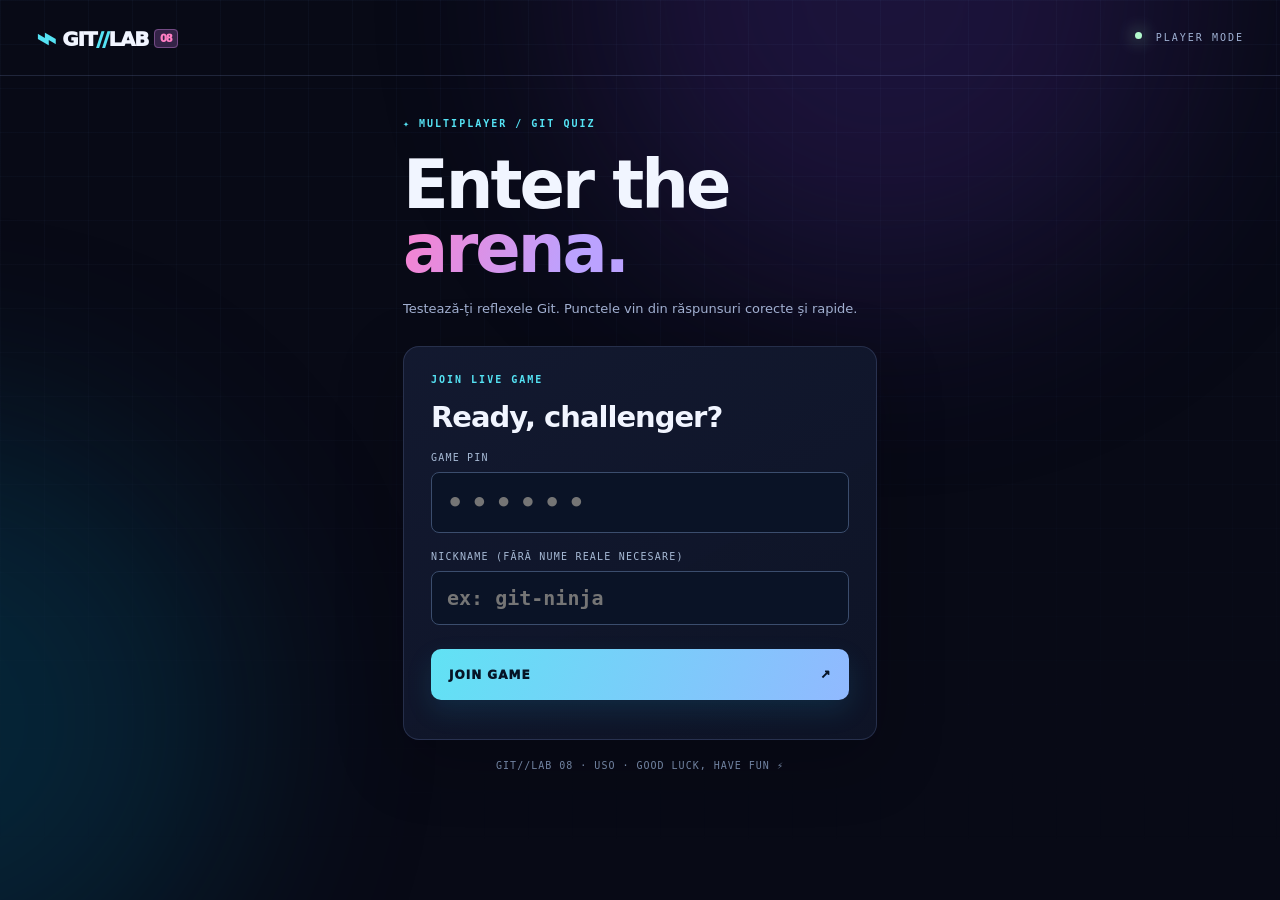
<file: join.html>
<!doctype html><html lang="ro"><head><meta charset="utf-8"><meta name="viewport" content="width=device-width,initial-scale=1"><meta name="theme-color" content="#090b18"><meta name="referrer" content="no-referrer"><title>GIT//LAB · Join Arena</title><link rel="stylesheet" href="arena.css"></head><body class="player-body"><div class="glow glow-a"></div><div class="glow glow-b"></div><div class="stars"></div><header class="top"><a href="/index.html" class="brand"><span class="glyph">⌁</span>GIT<span>//</span>LAB <small>08</small></a><div class="live-tag"><span class="dot"></span> PLAYER MODE</div></header>
<main class="player-wrap"><div class="player-intro"><div class="kicker">✦ MULTIPLAYER / GIT QUIZ</div><h1>Enter the<br><em>arena.</em></h1><p>Testează-ți reflexele Git. Punctele vin din răspunsuri corecte și rapide.</p></div><section class="box player-box" id="joinBox"><div class="eyebrow">JOIN LIVE GAME</div><h2>Ready, challenger?</h2><form id="joinForm"><label>GAME PIN<input id="joinPin" inputmode="numeric" pattern="[0-9]{6}" minlength="6" maxlength="6" required placeholder="••••••" autocomplete="off"></label><label>NICKNAME (FĂRĂ NUME REALE NECESARE)<input id="nickname" maxlength="25" minlength="2" required placeholder="ex: git-ninja" autocomplete="nickname"></label><button class="cta" type="submit">JOIN GAME <span>↗</span></button></form><p id="joinError" class="error" aria-live="polite"></p></section>
<section class="box player-box play-box" id="playBox" hidden><div class="player-top"><div class="eyebrow">PLAYER <span class="dot"></span> <span id="playerName"></span></div><div class="player-score"><span>YOUR SCORE</span><strong id="myScore">0</strong></div></div><div class="question-top"><span class="topic" id="myRound">LOBBY</span><strong id="myQuestionNumber">—</strong></div><div class="clock-line"><div id="myClockFill"></div></div><div class="clock"><strong id="myClock">—</strong><span>SECONDS</span></div><div id="waiting"><div class="stage-icon">✦</div><h2>You're in!</h2><p>Așteptăm ca profesorul să pornească jocul.</p><div class="loading"><i></i><i></i><i></i></div></div><div id="playing" hidden><h2 class="player-question" id="myQuestion"></h2><div id="myAnswers" class="answers player-answers"></div><p class="helper" id="answerHint">Tap rapid pe varianta corectă!</p></div><div id="playerReveal" hidden><div class="victory" id="myResultIcon">✓</div><h2 id="myResult">Răspunsul a fost înregistrat!</h2><p id="myExplanation"></p><div class="earned" id="myEarned"></div></div><div id="playerFinished" hidden><div class="victory">★</div><h2>Quest complete!</h2><p id="finalScore"></p><div class="earned">Mulțumim că ai jucat!</div></div></section><p class="player-foot">GIT//LAB 08 · USO · GOOD LUCK, HAVE FUN ⚡</p></main><div class="toast" id="toast" hidden></div><script src="join.js" defer></script></body></html>
</file>
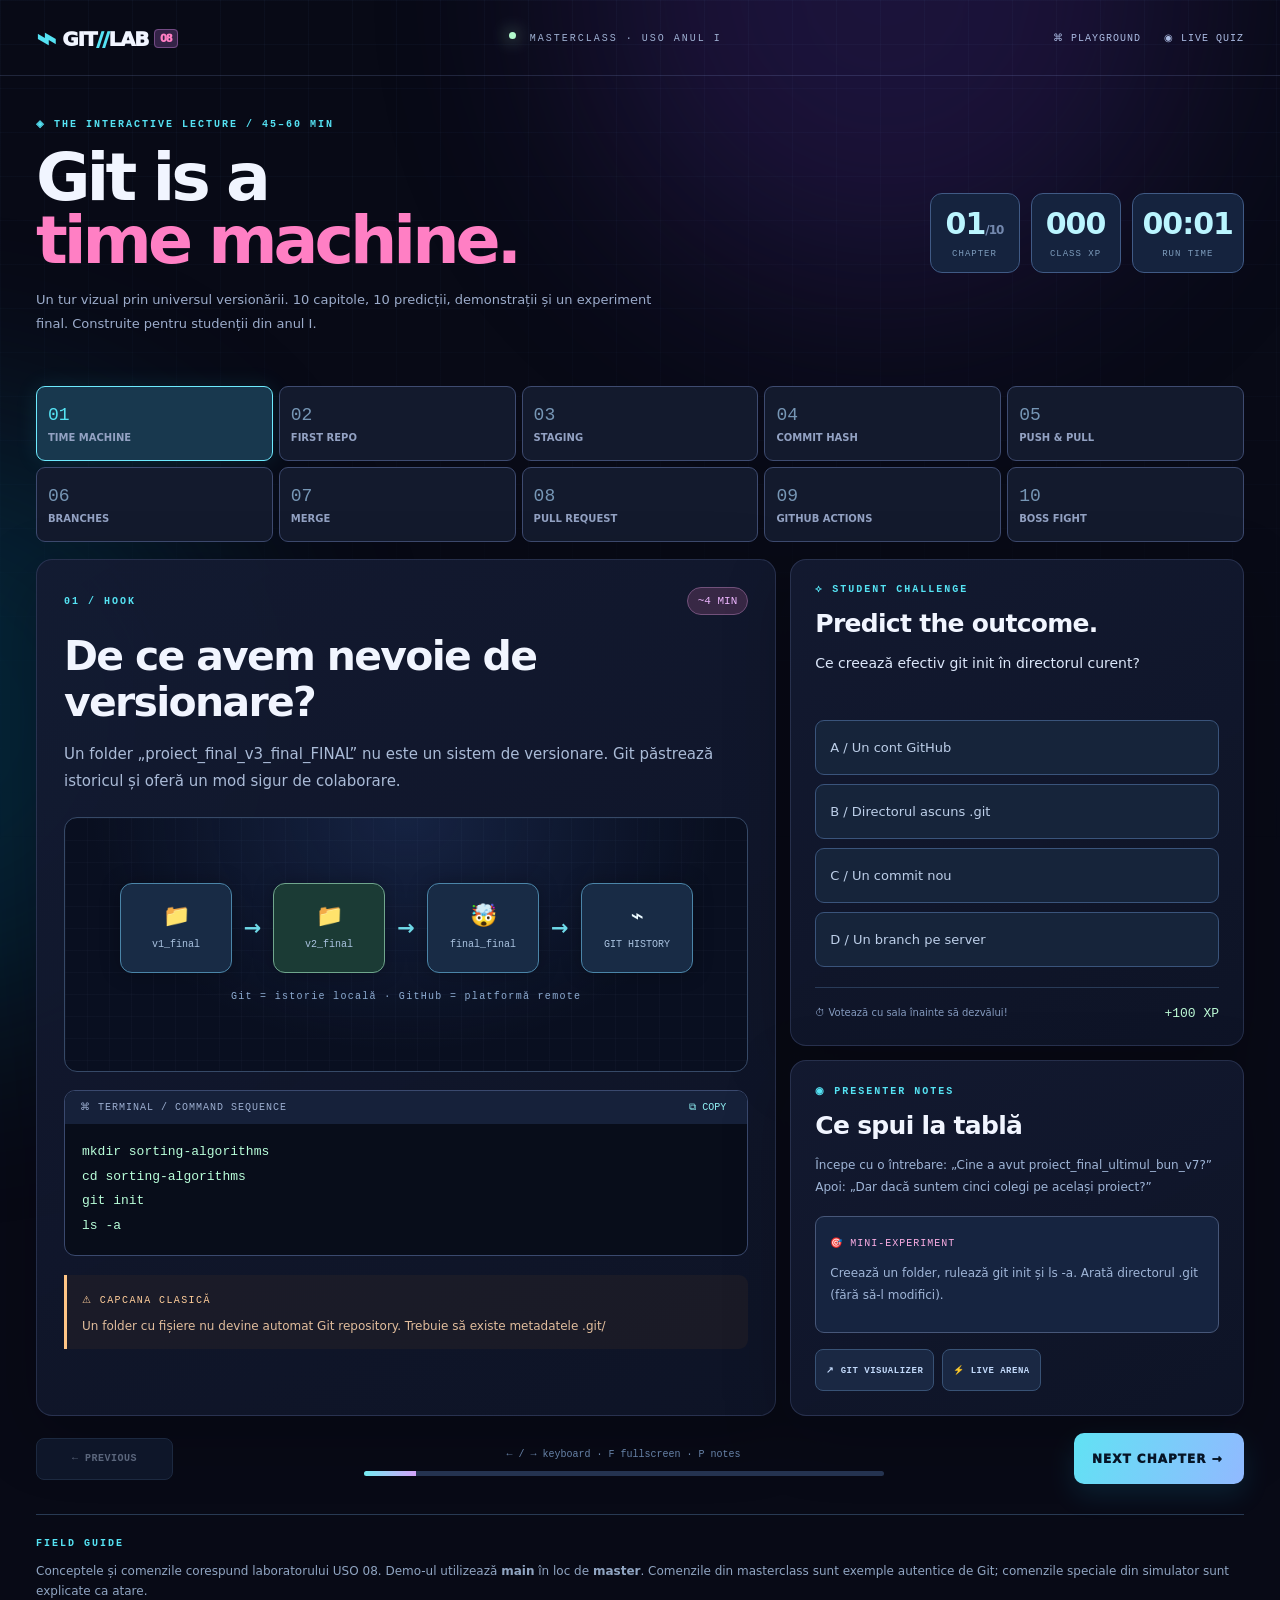
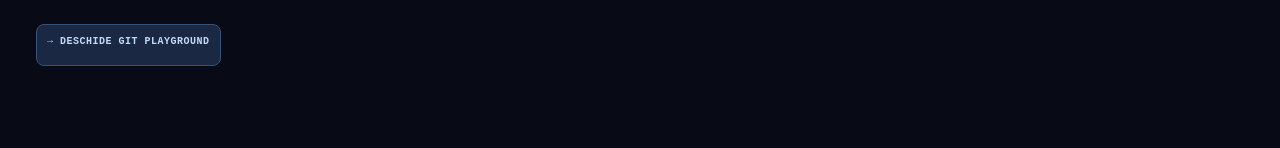
<file: masterclass.html>
<!doctype html><html lang="ro"><head><meta charset="utf-8"><meta name="viewport" content="width=device-width,initial-scale=1"><meta name="theme-color" content="#080a15"><title>GIT//LAB · Interactive Masterclass</title><link rel="stylesheet" href="arena.css"><link rel="stylesheet" href="masterclass.css"></head><body><div class="glow glow-a"></div><div class="glow glow-b"></div><div class="stars"></div><header class="top"><a href="index.html" class="brand"><span class="glyph">⌁</span>GIT<span>//</span>LAB <small>08</small></a><div class="live-tag"><span class="dot"></span> MASTERCLASS · USO ANUL I</div><div class="toplinks"><a href="index.html">⌘ PLAYGROUND</a><a href="/arena">◉ LIVE QUIZ</a></div></header>
<main class="mc-wrap"><section class="mc-hero"><div><div class="kicker">◈ THE INTERACTIVE LECTURE / 45–60 MIN</div><h1>Git is a<br><em>time machine.</em></h1><p>Un tur vizual prin universul versionării. 10 capitole, 10 predicții, demonstrații și un experiment final. Construite pentru studenții din anul I.</p></div><div class="mc-stats"><div><strong id="mcLevel">01<small>/10</small></strong><span>CHAPTER</span></div><div><strong id="mcXP">000</strong><span>CLASS XP</span></div><div><strong id="mcTimer">00:00</strong><span>RUN TIME</span></div></div></section>
<div class="mc-timeline" id="mcTimeline" aria-label="Capitolele cursului"></div>
<section class="mc-board"><article class="box mc-main"><div class="mc-topline"><span class="eyebrow" id="mcEyebrow">CHAPTER 01</span><span class="mc-duration" id="mcDuration">~5 MIN</span></div><h2 id="mcTitle"></h2><p class="mc-lead" id="mcLead"></p><div id="mcVisual" class="mc-visual" role="img" aria-label="Diagrama conceptului Git"></div><div class="mc-command"><div><span>⌘ TERMINAL / COMMAND SEQUENCE</span><button id="btnCopyCommands" class="mc-link">⧉ COPY</button></div><pre id="mcCommands"></pre></div><div class="mc-pitfall"><b>⚠ CAPCANA CLASICĂ</b><p id="mcPitfall"></p></div></article>
<aside class="mc-right"><section class="box mc-predict"><div class="eyebrow">⟡ STUDENT CHALLENGE</div><h3>Predict the outcome.</h3><p id="mcPredictQuestion"></p><div id="mcPredictAnswers" class="mc-options"></div><div id="mcPredictFeedback" class="mc-feedback" hidden></div><div class="mc-score"><span>⏱ Votează cu sala înainte să dezvălui!</span><strong id="mcChallengeScore">+100 XP</strong></div></section><section class="box mc-teacher"><div class="eyebrow">◉ PRESENTER NOTES</div><h3>Ce spui la tablă</h3><p id="mcTalk"></p><div class="mc-activity"><strong>🎯 MINI-EXPERIMENT</strong><p id="mcTry"></p></div><div class="mc-actions"><a href="index.html" class="secondary">↗ GIT VISUALIZER</a><a href="/arena" class="secondary">⚡ LIVE ARENA</a></div></section></aside></section>
<div class="mc-navigation"><button class="secondary" id="mcPrev">← PREVIOUS</button><div><span class="mc-hint">← / → keyboard · F fullscreen · P notes</span><div class="mc-track"><div id="mcProgress"></div></div></div><button class="cta" id="mcNext">NEXT CHAPTER →</button></div>
<div class="mc-footer"><div class="eyebrow">FIELD GUIDE</div><p>Conceptele și comenzile corespund laboratorului USO 08. Demo-ul utilizează <strong>main</strong> în loc de <strong>master</strong>. Comenzile din masterclass sunt exemple autentice de Git; comenzile speciale din simulator sunt explicate ca atare.</p><a class="secondary" href="index.html">→ DESCHIDE GIT PLAYGROUND</a></div>
</main><div class="toast" id="toast" hidden></div><script src="masterclass.js" defer></script></body></html>
</file>
<file: styles.css>
:root{--bg:#080a15;--surface:#101425;--surface2:#131a30;--border:rgba(145,162,225,.14);--text:#edf4ff;--muted:#8491b0;--cyan:#54e6f4;--purple:#a58bff;--pink:#fa78c8;--lime:#a8ffbf;--amber:#ffbe82;--red:#fb7185;--grid:rgba(135,157,220,.04);font-family:Inter,ui-sans-serif,system-ui,-apple-system,BlinkMacSystemFont,'Segoe UI',sans-serif;color:var(--text);background:var(--bg);font-synthesis:none}
*{box-sizing:border-box}[hidden]{display:none!important}html{scroll-behavior:smooth}body{margin:0;min-width:325px;min-height:100vh;background:var(--bg);color:var(--text)}button,input,textarea,select{font:inherit}button{cursor:pointer}button:disabled{opacity:.32;cursor:not-allowed}button:focus-visible,input:focus-visible,textarea:focus-visible,select:focus-visible{outline:2px solid var(--cyan);outline-offset:3px}button:active:not(:disabled){transform:translateY(1px)}::selection{background:#2d5278;color:white}code,kbd,.terminal-screen,.brand,.overline,.eyebrow,.scene-index,.scene-duration,.state-live,.level-tag,.terminal-footer,.graph-counter,.head-badge,.progress-caption,.mission-step-num,.mission-footer,.realm-meta strong,.editor-head,.ci-head,.ci-disclaimer,footer,.key,.status-tag,.live-dot,.topbar-center,.strip-title, .mini{font-family:ui-monospace,'SFMono-Regular',Consolas,'Liberation Mono',monospace}
.ambient{position:fixed;pointer-events:none;filter:blur(82px);border-radius:50%;opacity:.32;z-index:-2}.ambient-a{width:520px;height:520px;top:-190px;right:8%;background:#312574}.ambient-b{width:560px;height:560px;left:-250px;top:560px;background:#084c65}.grid-overlay{position:fixed;inset:0;z-index:-1;pointer-events:none;background-image:linear-gradient(to right,var(--grid) 1px,transparent 1px),linear-gradient(to bottom,var(--grid) 1px,transparent 1px);background-size:44px 44px;mask-image:linear-gradient(to bottom,black,transparent 93%)}
.app-shell{max-width:1680px;margin:0 auto;padding:0 36px}.topbar{height:77px;border-bottom:1px solid var(--border);display:flex;align-items:center;justify-content:space-between;gap:20px}.brand{display:flex;align-items:center;gap:12px;white-space:nowrap}.brand-symbol{font-size:40px;color:var(--cyan);line-height:1;filter:drop-shadow(0 0 14px #54e6f455)}.brand-name{font-size:20px;letter-spacing:-1px;font-weight:950}.brand-name span{color:var(--cyan)}.brand-name .brand-eight{font-size:11px;background:#2d2444;color:var(--pink);border:1px solid #62406d;padding:3px 5px;border-radius:5px;vertical-align:4px;margin-left:7px}.brand-sub{font-size:9px;letter-spacing:1.45px;color:#7789a7;margin-top:3px}.topbar-center{display:flex;align-items:center;gap:10px;font-size:10px;letter-spacing:1.3px;color:#98a6bd}.topbar-center .sep{opacity:.27}.live-dot,.pulse-dot,.mini-dot,.fake-led{display:inline-block;width:7px;height:7px;border-radius:50%;background:var(--lime);box-shadow:0 0 13px #a8ffbf91;flex:none}.live-dot{animation:softpulse 2.7s infinite}.header-actions{display:flex;gap:8px}.btn{border:1px solid transparent;border-radius:9px;min-height:41px;padding:10px 15px;font-size:11px;font-weight:800;letter-spacing:.5px;transition:background .2s,border .2s,box-shadow .2s,transform .15s;color:var(--text);background:#1c2742}.btn.tiny{min-height:34px;padding:8px 10px}.btn.ghost{background:#ffffff05;border:1px solid var(--border);color:#b2c0df}.btn.ghost:hover,.btn.outline:hover{border-color:#7c85c56b;background:#ffffff0f}.btn.primary{background:#27274e;border-color:#6463b08c;color:#dedbff}.btn.primary:hover{box-shadow:0 0 22px #7862d735}.btn.accent{background:linear-gradient(112deg,#6bebfb,#92b8fa);color:#081023;box-shadow:0 8px 23px #22c5e325}.btn.accent:hover{box-shadow:0 8px 32px #22c5e355}.btn.bright{background:#c4f7d9;color:#0f3224}.btn.bright:hover{background:#e6fff1}.btn.outline{background:transparent;border:1px solid #4e5c82;color:#c7d5f5}.btn.subtle{background:#1f253c;color:#c9d9ff}.btn.full{width:100%;display:flex;justify-content:space-between;align-items:center}.btn.full:disabled{justify-content:center}.link-btn{border:0;color:#98bff5;background:transparent;padding:5px;font-size:10px;font-weight:800;letter-spacing:.6px}.link-btn:hover{color:var(--cyan)}.hide-small{margin-left:4px}
.hero{display:grid;grid-template-columns:1fr 330px;min-height:266px;position:relative;overflow:hidden;border-bottom:1px solid var(--border);padding:31px 0 23px}.hero-left{z-index:1;max-width:790px}.eyebrow{color:#99bde4;font-size:10px;letter-spacing:1.5px;font-weight:750}.sparkle{color:var(--pink);font-size:15px;margin-right:4px}.hero h1{font-size:clamp(36px,4vw,63px);line-height:1.04;letter-spacing:-2.8px;margin:17px 0 13px;font-weight:880}.hero h1 em{font-style:normal;background:linear-gradient(93deg,#65eaf9,#a59fff 50%,#f48cdb 91%);background-clip:text;color:transparent}.hero p{max-width:690px;font-size:13px;line-height:1.8;color:#a2b1ce;margin:0}.hero p strong{color:#d6e5fc}.hero-chips{display:flex;gap:10px;flex-wrap:wrap;margin-top:20px}.hero-chips span{display:flex;align-items:center;gap:7px;padding:7px 11px;background:#131a2c;border:1px solid var(--border);border-radius:99px;font-size:9px;letter-spacing:.9px;font-weight:800;color:#b3bfd5}.mini-dot.cyan{background:var(--cyan);box-shadow:0 0 8px #54e6f48c}.mini-dot.pink{background:var(--pink);box-shadow:0 0 8px #fa78c88c}.mini-dot.lime{background:var(--lime);box-shadow:0 0 8px #a8ffbf8c}.hero-right{position:relative;display:flex;align-items:center;justify-content:center;min-height:216px}.orbit{border:1px solid rgba(136,159,238,.21);position:absolute;aspect-ratio:1;border-radius:50%;transform:rotate(-20deg)}.orbit-outer{height:270px;box-shadow:inset 0 0 40px #457aff12,0 0 37px #586bdf10;animation:orbitpulse 10s ease-in-out infinite}.orbit-inner{height:155px;border-color:#86d7ef43;border-style:dashed;animation:orbitspin 30s linear infinite}.orbit-outer:before{content:"";position:absolute;inset:32px;border:1px solid #8a79f01a;border-radius:50%}.center-mark{font-size:93px;font-weight:300;color:var(--cyan);filter:drop-shadow(0 0 36px #54e6f4a0);line-height:1}.planet{position:absolute;border-radius:50%;width:14px;height:14px;z-index:2}.planet-a{background:var(--pink);box-shadow:0 0 23px #fa78c8;top:26px;left:71px}.planet-b{background:var(--lime);box-shadow:0 0 22px #a8ffbf;bottom:29px;right:75px;width:10px;height:10px}.orbit-label{position:absolute;font:9px ui-monospace,monospace;letter-spacing:2px;color:#8fa4c8;z-index:1}.orbit-label.top{top:20px;right:20px}.orbit-label.bottom{bottom:17px;left:18px}
.scene-strip{display:flex;align-items:stretch;gap:18px;padding:19px 0 21px}.strip-title{min-width:166px;display:flex;flex-direction:column;justify-content:center;gap:6px}.strip-title span{font-size:11px;font-weight:850;letter-spacing:1px;color:#e6efff}.strip-title small{font-size:9px;letter-spacing:.1px;color:#64738e}.scenes{display:grid;grid-template-columns:repeat(5,minmax(0,1fr));gap:9px;flex:1}.scene{display:flex;align-items:center;gap:10px;min-width:0;padding:13px 11px;text-align:left;border:1px solid var(--border);border-radius:10px;background:linear-gradient(115deg,#13192b,#101626);transition:.2s;color:#d1dcf0}.scene:hover{border-color:#a995fc80;transform:translateY(-2px)}.scene.active{border-color:#72d5f2a6;background:linear-gradient(115deg,#203453,#16213e);box-shadow:inset 0 0 30px #379fcd14,0 7px 24px #0076bd16}.scene-index{display:grid;place-items:center;width:32px;height:30px;background:#293b54;border-radius:7px;color:#8adbec;font-size:12px;flex:none}.scene.active .scene-index{background:#67d7f1;color:#0a2135;font-weight:900}.scene-name{font-weight:780;font-size:12px;white-space:nowrap;overflow:hidden;text-overflow:ellipsis}.scene-duration{font-size:9px;color:#8391ae;margin-left:auto;white-space:nowrap}.scene-bonus .scene-index{background:#452843;color:#ffaad8}
.workspace{display:grid;grid-template-columns:minmax(0,1.65fr) minmax(302px,.81fr) minmax(310px,.93fr);grid-template-areas:'graph graph mission' 'terminal terminal files' 'remote remote files';gap:15px;align-items:start}.card{border:1px solid var(--border);background:linear-gradient(145deg,rgba(21,28,48,.96),rgba(12,16,32,.98));border-radius:15px;position:relative;overflow:hidden;box-shadow:0 8px 44px #0000001c}.card:after{content:"";position:absolute;inset:0 0 auto;height:1px;background:linear-gradient(90deg,transparent,#c5e5ff1f,transparent);pointer-events:none}.graph-card{grid-area:graph}.missions-card{grid-area:mission;align-self:stretch}.terminal-card{grid-area:terminal}.files-card{grid-area:files;align-self:stretch}.remote-card{grid-area:remote}.card-top{display:flex;align-items:center;justify-content:space-between;padding:21px 22px 18px;gap:12px}.card-top.compact{padding-bottom:17px}.overline{font-size:9px;letter-spacing:1.5px;color:#6e8cb3;font-weight:800;margin-bottom:6px}.signal{font-size:9px;color:var(--lime);margin-left:9px}.card h2{margin:0;font-size:19px;font-weight:825;letter-spacing:-.6px}.h2-small{font-size:10px;color:#6c80a2;letter-spacing:.5px;font-weight:700;vertical-align:2px}.top-right{display:flex;gap:11px;flex-wrap:wrap}.key{font-size:9px;color:#8c9fbc;display:flex;gap:6px;align-items:center}.graph-area{height:328px;margin:0 15px;position:relative;overflow:auto;border:1px solid rgba(115,134,183,.13);border-radius:10px;background:radial-gradient(circle at 40% 45%,#162c473e,transparent 68%),repeating-linear-gradient(0deg,transparent 0,transparent 29px,#ffffff03 30px),repeating-linear-gradient(90deg,transparent 0,transparent 29px,#ffffff03 30px)}.graph-watermark{position:absolute;right:15px;top:12px;color:#5873954f;font-size:10px;letter-spacing:3px;font-family:monospace;z-index:1;pointer-events:none}.graph-area svg{display:block;width:100%;min-width:660px;height:auto;min-height:100%;overflow:visible}.graph-area .edge{fill:none;stroke-width:2.8;opacity:.62;stroke-linecap:round}.graph-area .node{stroke-width:2.5;filter:drop-shadow(0 0 6px #33d8ff45);transition:transform .2s}.graph-area .node:hover{stroke-width:5}.graph-area .graph-hash{font:11px ui-monospace,monospace;fill:#eef3ff;font-weight:900}.graph-area .graph-message{font:12px ui-sans-serif,system-ui;fill:#a9bad8}.graph-area .graph-label{font:10px ui-monospace,monospace;fill:#051224;font-weight:800}.graph-area .graph-decor{font:10px ui-monospace,monospace;fill:#889db7}.graph-area .graph-branch-tag{fill:#78dff0}.graph-area .graph-remote-tag{fill:#a8ffbf}.graph-area .graph-feature-tag{fill:#fa90d1}.graph-empty{position:absolute;inset:0;display:flex;align-items:center;justify-content:center;flex-direction:column;gap:8px;color:#8093b3}.graph-empty[hidden]{display:none}.graph-empty strong{color:#eff7ff;font-size:18px}.empty-icon{font-size:54px;color:var(--cyan)}.graph-footer{min-height:58px;display:flex;align-items:center;justify-content:space-between;padding:0 22px;gap:8px}.graph-counter,.head-badge{color:#839ab7;font-size:10px;letter-spacing:.4px}.graph-counter strong{color:#deeafd}.head-badge{border:1px solid #597cb54f;background:#1b304c;padding:7px 9px;border-radius:6px;color:#a9d8fc}.pulse-dot{height:5px;width:5px;margin-right:4px}
.level-tag{border:1px solid #a294f159;background:#322d50;color:#b5a6ff;padding:6px 9px;border-radius:6px;font:10px ui-monospace,monospace}.progress-track{height:5px;margin:4px 22px 0;background:#24314a;border-radius:99px;overflow:hidden}.progress-track>div{height:100%;width:0;background:linear-gradient(90deg,#6ce1ff,#a89eff,#f07fbd);border-radius:99px;transition:width .45s}.progress-caption{display:flex;justify-content:space-between;color:#8fa1bb;font-size:9px;padding:10px 23px 0}.mission-content{padding:24px 22px 11px}.mission-symbol{display:grid;place-items:center;width:53px;height:53px;border:1px solid #437c9875;border-radius:15px;color:#76e8f8;font-size:30px;background:linear-gradient(150deg,#204262,#182944);box-shadow:0 0 26px #298fd51c}.mission-step-num{color:var(--pink);font-size:10px;letter-spacing:1px;margin-top:19px}.mission-content h3{font-size:22px;line-height:1.2;margin:8px 0 9px;letter-spacing:-.8px}.mission-content>p{color:#98a8c1;font-size:12px;line-height:1.65;min-height:42px;margin:0 0 20px}.command-suggestion{min-height:44px;display:flex;align-items:center;gap:10px;background:#070c1c;border:1px solid #3b5477;border-radius:8px;padding:8px 9px 8px 12px;margin-bottom:10px}.command-suggestion .prompt-symbol{color:var(--lime)}.command-suggestion code{font-size:11px;color:#e2efff;overflow:hidden;text-overflow:ellipsis;white-space:nowrap;flex:1}.command-suggestion button{border:0;background:#27334f;color:#87dbeb;width:25px;height:25px;border-radius:5px}.mission-content .btn+.btn{margin-top:8px}.mission-hint{margin-top:23px;background:#162039;border:1px solid #2c436369;border-radius:9px;padding:13px}.mission-hint span{font:9px ui-monospace,monospace;color:#76ddf4;letter-spacing:1.2px;font-weight:800}.mission-hint p{font-size:11px;color:#afbed9;line-height:1.7;margin:9px 0 0}.mission-footer{display:flex;justify-content:space-between;align-items:center;gap:10px;font-size:9px;color:#7485a5;border-top:1px solid var(--border);padding:13px 22px;position:absolute;bottom:0;width:100%}.missions-card{padding-bottom:41px}.xp{color:var(--lime);font-weight:800;white-space:nowrap}
.terminal-card .card-top{padding-bottom:14px}.terminal-badges{font:9px ui-monospace,monospace;letter-spacing:.4px;color:#8194b2}.fake-led{width:5px;height:5px;margin-right:4px}.bar-sep{margin:0 6px}.terminal-screen{min-height:265px;max-height:313px;overflow-y:auto;padding:13px 20px 15px;background:#070b17;border-top:1px solid #24304a;border-bottom:1px solid #24304a;font-size:11px;line-height:1.67;color:#bccce6;scrollbar-width:thin;scrollbar-color:#324b66 transparent}.terminal-line{white-space:pre-wrap;overflow-wrap:anywhere}.terminal-line.command{color:#eff9ff;margin-top:9px}.terminal-line.command:before{content:'student@uso:~/git-lab $ ';color:#75d7ed}.terminal-line.ok{color:#a7f5c2}.terminal-line.warn{color:#ffd29a}.terminal-line.error{color:#ff9daa}.terminal-line.info{color:#9ddff5}.terminal-line.muted{color:#7084a5}.terminal-line .bold{color:white;font-weight:800}.terminal-screen .terminal-welcome{color:#a989fa;font-size:10px;letter-spacing:1px}.terminal-screen .ascii{color:#52dfed;font-size:10px;line-height:1.25}.terminal-card form{display:flex;align-items:center;gap:8px;padding:14px 18px;background:#121b2d}.terminal-card form label{font:11px ui-monospace,monospace;white-space:nowrap}.terminal-user{color:#89efae}.terminal-path{color:#8bd4ff}.terminal-dollar{color:#f8d48f;margin-left:6px}.terminal-card input{min-width:0;flex:1;background:transparent;border:0;outline:none!important;color:white;font:12px ui-monospace,monospace;caret-color:#65ffda}.terminal-card input::placeholder{color:#52627d}.terminal-enter{border:1px solid #49637d;background:#243b57;border-radius:5px;padding:3px 11px;color:#aaeafa}.terminal-footer{min-height:35px;display:flex;align-items:center;justify-content:space-between;padding:0 18px;font-size:9px;color:#697d9c;gap:7px}.terminal-footer kbd{font-size:9px;border:1px solid #46536c;padding:2px 3px;border-radius:3px;color:#afc1df}
.files-card .card-top{padding-bottom:18px}.state-live{font-size:9px;color:#89e9bd;letter-spacing:.8px}.realm-row{display:flex;align-items:center;gap:11px;margin:4px 19px 7px}.realm-icon{width:35px;height:35px;display:grid;place-items:center;border-radius:8px;flex:none;font-size:16px}.realm-icon.blue{color:#83dafa;background:#21435c}.realm-icon.magenta{color:#eda1f9;background:#4d2d5a}.realm-icon.lime{color:#a7ffbb;background:#214534}.realm-icon.orange{color:#ffcb9d;background:#593b29}.realm-meta{display:flex;flex-direction:column;gap:3px;flex:1;min-width:0}.realm-meta strong{font-size:10px;color:#d7e4fa;letter-spacing:.35px}.realm-meta small{font-size:10px;color:#8394b3}.count{font:11px ui-monospace,monospace;padding:6px 8px;border:1px solid #56658366;border-radius:6px;color:#b1c6e2;background:#1b2641}.file-pills{display:flex;flex-wrap:wrap;gap:5px;min-height:25px;margin:6px 19px}.file-pill{padding:5px 7px;background:#1d3048;border:1px solid #46709882;border-radius:5px;color:#c0daf4;font:10px ui-monospace,monospace;white-space:nowrap;max-width:100%;overflow:hidden;text-overflow:ellipsis}.file-pill.staged{background:#3a2746;border-color:#8d5478a0;color:#f3bfdc}.file-placeholder{font:10px ui-monospace,monospace;color:#526783;padding:4px}.transfer-line{height:34px;position:relative;margin:2px 36px 3px;border-left:1px dashed #576f8b70}.transfer-line span{position:absolute;left:8px;top:10px;font:9px ui-monospace,monospace;color:#7292b9}.ref-box{margin:7px 19px 11px;background:#101b2f;border:1px solid #30425e;border-radius:6px;color:#a5bfe6;padding:9px 11px;font:11px ui-monospace,monospace;overflow-wrap:anywhere}.file-editor{margin:18px 17px 19px;border-top:1px solid var(--border);padding-top:15px}.editor-head{display:flex;align-items:center;justify-content:space-between;gap:9px;margin-bottom:10px;color:#829ec0;font-size:10px;letter-spacing:.8px}.file-editor select,.file-editor textarea{width:100%;background:#080d1a;border:1px solid #334462;color:#d9e7ff;border-radius:7px;font:11px ui-monospace,monospace}.file-editor select{padding:9px;margin-bottom:8px}.file-editor textarea{display:block;resize:vertical;min-height:130px;padding:11px;line-height:1.55;outline:none}.file-editor textarea:focus{border-color:#64c1e8}.file-editor .btn{margin-top:9px;font-size:10px}.editor-note{margin:9px 0 0;color:#647795;font-size:9px;line-height:1.5}
.remote-card{padding-bottom:4px}.github-mark{font-size:24px;color:#c5d4f3}.pr-summary{padding:2px 22px 16px}.pr-summary h3{font-size:16px;margin:10px 0 6px;letter-spacing:-.4px}.pr-summary p{color:#8c9ab3;font-size:11px;line-height:1.6;max-width:650px;margin:0}.status-tag{display:inline-block;border-radius:30px;padding:5px 9px;font-size:9px;letter-spacing:.6px;font-weight:800}.status-tag.neutral{color:#c0c9dc;border:1px solid #61708a99;background:#263149}.status-tag.open{color:#93eebb;border:1px solid #458b6b;background:#183829}.status-tag.closed{color:#e6bcff;border:1px solid #8761a0;background:#382747}.pr-actions{display:flex;gap:7px;padding:0 22px 18px;flex-wrap:wrap}.pr-actions .btn{font-size:10px;min-height:35px}.ci-panel{border-top:1px solid var(--border);padding:13px 22px 17px;background:#131a2b}.ci-head{display:flex;justify-content:space-between;align-items:center;gap:9px;color:#96a9c4;font-size:10px;letter-spacing:.55px}.ci-checks{display:grid;grid-template-columns:1fr 1fr;gap:9px;margin-top:10px}.ci-checks>div{display:flex;gap:7px;align-items:center;padding:11px 8px;border:1px solid #2c3b55;border-radius:7px;background:#0c1425;color:#a9b8d2;font-size:11px}.ci-checks .check-icon{font-size:15px;color:#8099b9}.ci-checks .pass{color:#b4ffcc}.ci-checks .fail{color:#ff9ba9}.ci-checks small{font-size:9px;color:#8492ad;margin-left:auto}.ci-disclaimer{display:block;font-size:9px;color:#5f7593;margin-top:8px;letter-spacing:0;line-height:1.5}
.bottom-insights{display:grid;grid-template-columns:repeat(4,1fr);gap:12px;margin-top:19px}.bottom-insights article{display:flex;gap:11px;padding:16px 13px;border:1px solid var(--border);border-radius:10px;background:#111728aa}.insight-icon{height:26px;width:26px;flex:none;display:grid;place-items:center;border:1px solid #567baa66;color:#a4dcff;background:#182843;border-radius:6px;font:10px ui-monospace,monospace}.bottom-insights strong{font-size:12px}.bottom-insights p{font-size:10px;line-height:1.65;color:#8c9db8;margin:5px 0 0}.bottom-insights code{color:#7cdef4}footer{display:flex;justify-content:space-between;gap:12px;flex-wrap:wrap;padding:28px 0 34px;color:#526582;font-size:9px;letter-spacing:.6px}
.toast-container{position:fixed;z-index:100;right:25px;bottom:25px;display:flex;flex-direction:column;gap:10px;pointer-events:none}.toast{border:1px solid #74c9f46e;background:#152946ef;box-shadow:0 15px 50px #0009;border-radius:11px;padding:13px 18px;min-width:240px;color:#d3ecff;font-size:12px;animation:toastin .26s both}.toast strong{display:block;color:#84eaff;margin-bottom:5px;font:10px ui-monospace,monospace;letter-spacing:1px}.toast.special{border-color:#e8aaff;background:#2a2145ed}.toast.special strong{color:#ffc4ed}dialog.modal{background:linear-gradient(130deg,#131d33,#0b1123);border:1px solid #5a729c;border-radius:16px;color:var(--text);box-shadow:0 25px 130px #000a;width:min(820px,calc(100% - 32px));max-height:90vh;overflow:auto;padding:26px}.modal::backdrop{background:#030615da;backdrop-filter:blur(8px)}.modal-heading{display:flex;justify-content:space-between;align-items:center}.modal h2{font-size:34px;letter-spacing:-1.2px;margin:12px 0}.modal p{font-size:13px;color:#a9b8d3;line-height:1.7}.icon-btn{border:1px solid #4e5f7c;background:#172440;color:#d8e6ff;width:29px;height:29px;border-radius:7px}.help-grid{display:grid;grid-template-columns:1fr 1fr;gap:12px;margin-top:21px}.help-grid article{background:#0c1326;border:1px solid #344560;border-radius:9px;padding:13px}.help-grid code{display:block;color:#84eff1;font-size:12px;margin-bottom:6px;overflow-wrap:anywhere}.help-grid span{font-size:11px;color:#8ea1bf;line-height:1.5}.modal-bottom{display:flex;align-items:center;justify-content:space-between;gap:15px;margin-top:25px;color:#7e8fa8;font-size:10px}.quiz-progress{color:var(--pink);font:11px ui-monospace,monospace;margin-top:22px}.quiz-modal h2{font-size:27px;line-height:1.25}.quiz-answers{display:grid;gap:10px;margin-top:23px}.quiz-answers button{background:#141e35;border:1px solid #405577;color:#d7e5ff;text-align:left;border-radius:9px;padding:15px 16px;font-size:14px}.quiz-answers button:hover:not(:disabled){border-color:#7ddcf5}.quiz-answers button.right{background:#1e493c;border-color:#9effbf}.quiz-answers button.wrong{background:#45232e;border-color:#ff8795}.quiz-feedback{color:#b8cbea;min-height:36px;font-size:12px;line-height:1.6;padding:14px 0}.quiz-modal #quizNext{width:100%}.conflict-flag{color:#ffb1bb!important}
.confetti{position:fixed;display:block;width:8px;height:12px;z-index:120;pointer-events:none;border-radius:2px;animation:confetti-fall var(--duration,2s) var(--delay,0s) cubic-bezier(.2,.6,.4,1) both}
@keyframes confetti-fall{0%{transform:translate(0,-20px) rotate(0);opacity:1}80%{opacity:1}100%{transform:translate(var(--tilt,100px),110vh) rotate(650deg);opacity:0}}
@keyframes softpulse{50%{box-shadow:0 0 25px #a8ffbf}}
@keyframes orbitspin{to{transform:rotate(340deg)}}
@keyframes orbitpulse{50%{box-shadow:inset 0 0 65px #457aff26,0 0 55px #586bdf28}}
@keyframes toastin{from{opacity:0;transform:translateY(13px)}to{opacity:1;transform:translateY(0)}}
@keyframes nodepop{from{r:0;opacity:.2}to{opacity:1}}
@media(max-width:1260px){.app-shell{padding:0 24px}.workspace{grid-template-columns:minmax(0,1.55fr) minmax(320px,1fr);grid-template-areas:'graph graph' 'terminal mission' 'files remote';align-items:stretch}.missions-card{min-height:520px}.files-card{align-self:start}.topbar-center{display:none}.scene-duration{display:none}.strip-title{min-width:145px}.bottom-insights{grid-template-columns:repeat(2,1fr)}}
@media(max-width:800px){.app-shell{padding:0 13px}.topbar{height:70px}.hero{grid-template-columns:1fr}.hero-right{display:none}.hero h1{font-size:clamp(37px,8vw,58px)}.hero p{font-size:12px}.scene-strip{display:block}.strip-title{margin-bottom:10px}.scenes{grid-template-columns:repeat(5,minmax(110px,1fr));overflow-x:auto;padding-bottom:5px}.scene{padding:11px}.scene-index{width:25px;height:25px}.scene-name{font-size:10px}.workspace{grid-template-columns:1fr;grid-template-areas:'graph' 'mission' 'terminal' 'files' 'remote'}.graph-area{height:310px}.missions-card{min-height:0}.mission-footer{position:static}.missions-card{padding-bottom:0}.mission-content{padding-bottom:20px}.bottom-insights{grid-template-columns:1fr 1fr}.top-right{display:none}.card-top{padding:18px}.ci-checks{grid-template-columns:1fr}footer{line-height:1.8}.modal-bottom{flex-direction:column;align-items:stretch}}
@media(max-width:530px){.hide-small{display:none}.hero h1{letter-spacing:-1.6px}.hero-chips span{font-size:8px}.graph-footer{padding:0 13px}.graph-footer .link-btn{display:none}.terminal-screen{font-size:10px}.terminal-card form{padding:12px 9px;gap:6px}.terminal-card input{font-size:11px}.terminal-card form label{font-size:10px}.card h2{font-size:17px}.bottom-insights{grid-template-columns:1fr}.help-grid{grid-template-columns:1fr}.terminal-footer{font-size:8px}.card-top{padding:15px}.graph-watermark{display:none}.pr-actions .btn{flex:1}.scene-strip{margin-right:-13px}.scenes{padding-right:13px}}
@media(prefers-reduced-motion:reduce){*,*:before,*:after{animation-duration:.001ms!important;transition-duration:.001ms!important;scroll-behavior:auto!important}}
</file>
<file: arena.css>
:root{--bg:#080a16;--panel:#111629;--muted:#8b9cbe;--cyan:#55e3f4;--pink:#ff7fc4;--lime:#b3facd;--amber:#ffc586;--text:#f1f5ff;--border:rgba(138,160,221,.19);color-scheme:dark;font-family:Inter,ui-sans-serif,system-ui,'Segoe UI',sans-serif}*{box-sizing:border-box}body{margin:0;min-width:320px;background:var(--bg);color:var(--text);min-height:100vh}button,input,select{font:inherit}button{cursor:pointer}button:disabled{opacity:.45;cursor:not-allowed}button:focus-visible,input:focus-visible,select:focus-visible,a:focus-visible{outline:3px solid var(--cyan);outline-offset:4px}a{color:inherit;text-decoration:none}a:hover{color:var(--cyan)}[hidden]{display:none!important}.stars{pointer-events:none;position:fixed;inset:0;z-index:-1;background-image:linear-gradient(#77a7e90a 1px,transparent 1px),linear-gradient(90deg,#77a7e90a 1px,transparent 1px);background-size:44px 44px;mask-image:linear-gradient(#000,transparent 98%)}.glow{position:fixed;z-index:-2;border-radius:50%;pointer-events:none;filter:blur(110px);opacity:.28}.glow-a{background:#512c9a;width:610px;height:610px;top:-320px;right:7%}.glow-b{background:#00688a;width:600px;height:600px;top:420px;left:-370px}.top{max-width:1680px;margin:auto;border-bottom:1px solid var(--border);min-height:76px;padding:15px 36px;display:flex;justify-content:space-between;align-items:center;gap:20px}.brand{font-size:20px;font-weight:950;letter-spacing:-1.2px;white-space:nowrap}.brand span:not(.glyph){color:var(--cyan)}.brand .glyph{font-size:34px;vertical-align:-4px;color:var(--cyan);margin-right:7px}.brand small{font-size:10px;color:var(--pink);border:1px solid #734a84;background:#342347;padding:3px 5px;border-radius:4px;vertical-align:4px}.live-tag,.toplinks,.kicker,.eyebrow,.feature-row,.roundtag,.online-pill span,.pin-title,.topic,.question-top,.clock,.scan,.join-url,.score-note,.footnote,.bottom-note,.player-score,.helper,.player-foot{font-family:ui-monospace,'SFMono-Regular',Consolas,monospace}.live-tag{font-size:10px;color:#9fb1d3;letter-spacing:2px}.live-tag b{color:#3f5778}.dot{display:inline-block;width:7px;height:7px;background:var(--lime);border-radius:50%;box-shadow:0 0 17px var(--lime);vertical-align:2px;margin-right:6px;animation:pulse 2.4s infinite}.toplinks{display:flex;gap:23px;font-size:10px;color:#abbbe2;letter-spacing:1px}.layout{max-width:1680px;margin:auto;padding:0 36px 50px}.headline{padding:50px 0 33px;position:relative}.kicker,.eyebrow{font-size:10px;letter-spacing:2px;color:var(--cyan);font-weight:800}.headline h1,.player-intro h1{font-size:clamp(50px,6vw,91px);line-height:.96;margin:24px 0 17px;letter-spacing:-5px;font-weight:900}.headline h1 em,.player-intro h1 em,.finished em{font-style:normal;color:var(--pink);background:linear-gradient(110deg,#f981cf,#bba2ff 75%);background-clip:text;-webkit-text-fill-color:transparent}.headline p{font-size:14px;line-height:1.9;color:#a4b2ce;max-width:650px}.headline p strong{color:#e0f2ff}.feature-row{display:flex;gap:10px;flex-wrap:wrap;margin-top:27px}.feature-row span{font-size:10px;padding:9px 12px;border-radius:7px;border:1px solid #3a4c78;color:#b9c8ee;background:#18244280}.box{border:1px solid var(--border);border-radius:16px;background:linear-gradient(150deg,#141b32ed,#0e1427fa);box-shadow:0 20px 65px #02030b46}.setup{max-width:580px;padding:31px}.setup h2,.player-box h2{font-size:29px;margin:15px 0 8px;letter-spacing:-1px}.setup p,.player-box p{color:#95a8c8;font-size:12px;line-height:1.8}.setup label,.player-box label{display:block;color:#a7bad6;font:10px ui-monospace,monospace;letter-spacing:1.2px;margin:20px 0 0}.setup select,.player-box input{display:block;margin-top:9px;width:100%;border:1px solid #3b4d6d;border-radius:8px;background:#0a1326;color:#e2ecff;padding:14px 15px;font-size:14px;min-height:48px}.cta{border:0;color:#061426;background:linear-gradient(110deg,#61e2f4,#91b9ff);border-radius:10px;min-height:51px;padding:14px 18px;font-size:12px;font-weight:950;letter-spacing:1px;display:flex;justify-content:space-between;align-items:center;gap:20px;box-shadow:0 11px 27px #1cb7ef20}.cta:hover{box-shadow:0 11px 40px #4ac7ff56}.setup .cta,.player-box .cta{width:100%;margin-top:24px}.setup .muted{display:block;color:#627a9c;margin-top:17px;font-size:10px}.dashboard{animation:fadein .4s ease}.session-header{padding:21px 27px;display:flex;justify-content:space-between;align-items:center;gap:16px;margin-bottom:14px}.pin-title{display:flex;align-items:center;gap:22px;color:#9eafd0;font-size:13px;margin-top:8px}.pin-title strong{font-size:clamp(35px,4vw,62px);letter-spacing:7px;color:#f1e4ff;text-shadow:0 0 35px #d6a4ff55}.session-header p{color:#94a8ca;margin:2px 0;font-size:12px}.online-pill{padding:12px 18px;border:1px solid #365770;border-radius:10px;display:flex;gap:8px;flex-direction:column;text-align:center;background:#15273c}.online-pill strong{font-size:38px;color:var(--lime);line-height:1}.online-pill span{font-size:9px;letter-spacing:1px;color:#a0b9d5}.dash-grid{display:grid;grid-template-columns:minmax(240px,.75fr) minmax(420px,1.65fr) minmax(270px,.9fr);gap:14px;align-items:stretch}.dash-grid>.box{padding:24px}.connect{text-align:center}.connect .eyebrow{text-align:left}.qr-panel{display:inline-grid;place-items:center;position:relative;width:260px;height:260px;margin:21px auto 10px;border:1px solid #688abd;border-radius:14px;padding:12px;background:#fbfcff;box-shadow:0 0 45px #4172a620;overflow:hidden}.qr-panel img{height:100%;width:100%;object-fit:contain}.qr-sweep{position:absolute;inset:0;background:linear-gradient(transparent 48%,#48c6fe33 50%,transparent 52%);animation:sweep 4s infinite;pointer-events:none}.scan{font-size:12px;color:var(--cyan);font-weight:900;letter-spacing:2px}.arrow{color:var(--pink);margin-left:6px}.join-url{margin:13px auto;line-height:1.6;font-size:10px;overflow-wrap:anywhere;color:#98aace;background:#0b1426;padding:11px;border-radius:8px;border:1px solid #354362}.row{display:flex;gap:8px}.secondary{background:#1a2843;border:1px solid #385275;color:#c2d9fa;border-radius:8px;min-height:42px;padding:11px 10px;font:10px ui-monospace,monospace;font-weight:800;letter-spacing:.5px}.secondary:hover{background:#263c62;border-color:#6a9bd9}.connect .row button{flex:1}.footnote{text-align:left;color:#8194b7;font-size:11px;line-height:1.7;margin-top:20px}.mainstage{min-height:510px;display:flex;flex-direction:column}.stage-bar{display:flex;justify-content:space-between;align-items:center;gap:10px}.roundtag{color:#d9c3ff;border:1px solid #7950a0;padding:7px 10px;border-radius:40px;font-size:9px;letter-spacing:1px}.stage-icon{font-size:110px;color:#76d9ff;text-align:center;filter:drop-shadow(0 0 22px #3cbdfd66);line-height:1.1;margin:50px auto 5px;animation:float 5s infinite}.mainstage h2{font-size:clamp(25px,3vw,44px);letter-spacing:-1.7px;line-height:1.15;margin:12px 0}.mainstage p{color:#95a9ca;font-size:13px;line-height:1.7}.mainstage #lobby{text-align:center;margin:auto}.names{display:flex;flex-wrap:wrap;justify-content:center;gap:7px;margin:20px 0}.names span{padding:7px 10px;background:#182d41;border:1px solid #38627c;border-radius:30px;font-size:11px;color:#abdfed}.stage-controls{display:flex;gap:9px;margin-top:auto;padding-top:18px;flex-wrap:wrap}.stage-controls .cta{flex:1}.stage-controls .warning{border-color:#a24d60;color:#ffd2d8}.question-top{display:flex;justify-content:space-between;align-items:center;gap:20px;font-size:11px;letter-spacing:1px;color:#adbed9}.topic{color:#a9ffce;font-size:10px;text-transform:uppercase}.clock-line{margin-top:16px;background:#273654;height:6px;border-radius:6px;overflow:hidden}.clock-line>div{width:100%;height:100%;background:linear-gradient(90deg,#72eff4,#a48aff);transition:width .55s linear}.clock{display:flex;gap:10px;align-items:baseline;margin-top:12px;color:#8fa6c8;font-size:10px;letter-spacing:1px}.clock strong{color:#f6fbff;font-size:39px}.clock span:last-child{margin-left:auto}.big-question{font-size:clamp(21px,2.1vw,33px)!important;min-height:88px;line-height:1.28!important;letter-spacing:-.7px!important;margin:21px 0!important}.answers{display:grid;grid-template-columns:repeat(2,minmax(0,1fr));gap:10px}.answers>div,.answers>button{position:relative;text-align:left;min-height:81px;border-radius:10px;padding:14px 14px 25px;color:#e8f0ff;font-size:13px;line-height:1.4;overflow:hidden;border:1px solid #5c76a055;background:#182b48;transition:background .15s,border-color .15s,transform .15s}.answers>div strong,.answers>button strong{color:#eafaff;margin-right:9px;font-size:18px}.answers>*:nth-child(2){background:#35213d}.answers>*:nth-child(3){background:#263628}.answers>*:nth-child(4){background:#372b2b}.answers .selected{border-color:#fff!important;box-shadow:inset 0 0 0 1px #ffffff80,0 0 20px #6b90ce3d}.answers .correct{border-color:#a7ffcb!important;background:#14533a!important;box-shadow:0 0 30px #65ffab44}.answers .wrong{opacity:.55}.answer-stat{position:absolute;bottom:8px;right:13px;font:10px ui-monospace,monospace;color:#aec4e3}.explanation{margin:14px 0 0;color:#cbf6dc;font-size:12px;line-height:1.6;border:1px solid #46785d;background:#153423;padding:14px;border-radius:8px}.leaderboard h2{letter-spacing:-1px;margin:14px 0 3px}.leaderboard h2 span{color:var(--pink)}.score-note{font-size:10px;color:#7e95b8;line-height:1.7}.podium{display:flex;align-items:flex-end;justify-content:space-around;margin:20px 0 17px;gap:8px}.podium>div{flex:1;min-width:0;background:#152540;border:1px solid #3c547e;border-radius:9px;padding:11px 7px 13px;text-align:center}.podium>div:first-child{order:2;min-height:150px;border-color:#e3b75a;background:linear-gradient(#5b4d37,#192136);box-shadow:0 0 35px #facf5440}.podium>div:nth-child(2){order:1;min-height:123px}.podium>div:nth-child(3){order:3;min-height:105px}.podium span{display:block;font-size:24px}.podium strong,.podium small{display:block;overflow:hidden;text-overflow:ellipsis;white-space:nowrap}.podium strong{font-size:12px;margin:8px 0}.podium small{font-size:11px;color:#a8c4eb}.ranks{margin-top:14px}.ranks>div{display:grid;grid-template-columns:28px minmax(0,1fr) auto;gap:8px;padding:9px 5px;border-bottom:1px solid #283652;align-items:center;font-size:12px}.ranks>div span:first-child{color:#7594b7}.ranks>div strong{overflow:hidden;text-overflow:ellipsis;white-space:nowrap}.ranks>div span:last-child{color:#baffd0;font-family:ui-monospace,monospace}.empty{font-size:12px;line-height:1.7;color:#7185a6}.victory{font-size:102px;line-height:1.2;color:var(--lime);filter:drop-shadow(0 0 26px #8effaa6b);margin:35px 0 5px;text-align:center}.mainstage #finished{text-align:center;margin:auto}.bottom-note{display:flex;gap:15px;flex-wrap:wrap;font-size:10px;letter-spacing:1px;color:#6881a2;padding:31px 0}.bottom-note a{color:#b6bffa}.toast{position:fixed;bottom:25px;right:25px;z-index:200;background:#263e5c;border:1px solid #6bacda;color:#e5f5ff;padding:14px 22px;border-radius:11px;box-shadow:0 17px 55px #0009;max-width:400px;font-size:13px}.player-wrap{max-width:510px;margin:auto;padding:42px 18px}.player-intro h1{font-size:67px;margin:24px 0 15px;letter-spacing:-3px}.player-intro p{color:#a1afd0;font-size:13px;line-height:1.8;margin-bottom:26px}.player-box{padding:27px}.player-box label{font-size:10px;margin:18px 0}.player-box input{font-size:20px;font-weight:600}.player-box input#joinPin{font:900 27px ui-monospace,monospace;letter-spacing:8px}.player-foot{text-align:center;color:#7183a2;font-size:10px;letter-spacing:1px;margin-top:20px}.error{color:#ffc3cb!important}.play-box .clock{margin-bottom:13px}.player-top{display:flex;align-items:flex-start;justify-content:space-between;gap:12px;margin-bottom:18px}.player-top .eyebrow{line-height:1.7}.player-score{background:#203848;border:1px solid #3f857e;padding:8px 15px;border-radius:8px;text-align:right}.player-score span{display:block;color:#8fd9b5;font-size:9px}.player-score strong{font-size:23px;color:#d4fff0}.player-question{font-size:clamp(21px,6vw,28px)!important;line-height:1.35;margin:20px 0!important}.player-answers{grid-template-columns:1fr;gap:9px}.player-answers>button{text-align:left;min-height:76px;border-radius:12px;font-size:15px;cursor:pointer;padding:16px}.player-answers>button:hover:not(:disabled){transform:translateY(-2px);border-color:#dbefff}.player-answers>button:disabled{cursor:default}.helper{font-size:11px!important;color:#839ab9!important}.earned{margin-top:20px;text-align:center;color:#a4ffd4;font-size:28px;font-weight:900}.player-box #waiting{text-align:center}.player-box #waiting .stage-icon{margin:20px 0 5px}.player-box #playerReveal{text-align:center}.player-box #playerReveal .victory{font-size:80px;margin:8px}.loading{display:flex;gap:8px;justify-content:center;margin:23px}.loading i{width:8px;height:8px;background:var(--cyan);border-radius:50%;animation:pulse 1.1s infinite}.loading i:nth-child(2){animation-delay:.2s}.loading i:nth-child(3){animation-delay:.4s}@keyframes pulse{50%{opacity:.3;transform:scale(.7)}}@keyframes float{50%{transform:translateY(-9px) rotate(4deg)}}@keyframes sweep{0%{transform:translateY(-100%)}100%{transform:translateY(100%)}}@keyframes fadein{from{opacity:0;transform:translateY(12px)}to{opacity:1;transform:translateY(0)}}@media(max-width:1350px){.dash-grid{grid-template-columns:270px minmax(400px,1fr)}.leaderboard{grid-column:1/-1}.podium{max-width:560px;margin:20px auto 15px}.ranks{max-width:800px;margin:auto}}@media(max-width:850px){.top{padding:14px 16px}.layout{padding:0 16px 35px}.toplinks{display:none}.dash-grid{grid-template-columns:1fr}.leaderboard{grid-column:auto}.mainstage{min-height:460px}.connect{text-align:center}.headline h1{letter-spacing:-3px}.pin-title strong{font-size:35px}.qr-panel{width:238px;height:238px}.headline{padding:35px 0 26px}.live-tag{font-size:8px}.mainstage h2{font-size:28px}.big-question{font-size:23px!important}}@media(max-width:470px){.answers{grid-template-columns:1fr}.session-header{padding:14px;align-items:flex-start}.pin-title{display:block;font-size:10px}.pin-title strong{display:block;letter-spacing:5px;margin:7px 0}.online-pill{padding:8px}.online-pill strong{font-size:29px}.dash-grid>.box{padding:15px}.headline h1{font-size:54px}.player-intro h1{font-size:58px}.feature-row span{font-size:9px}.player-box{padding:19px}.clock span:last-child{font-size:9px}.big-question{min-height:0}}
@media(prefers-reduced-motion:reduce){*,*:before,*:after{animation:none!important;transition:none!important}}
</file>
<file: masterclass.css>
.mc-wrap{max-width:1680px;margin:auto;padding:20px 36px 60px}.mc-hero{display:flex;align-items:center;justify-content:space-between;gap:25px;padding:22px 0}.mc-hero h1{font-size:clamp(46px,5.2vw,84px);line-height:.95;letter-spacing:-4px;margin:16px 0}.mc-hero h1 em{font-style:normal;color:var(--pink)}.mc-hero p{color:#9caccb;line-height:1.8;font-size:13px;max-width:650px}.mc-stats{display:flex;gap:11px;align-self:center}.mc-stats>div{border:1px solid #405a85;padding:18px 20px;border-radius:12px;background:#15233e;text-align:center;min-width:105px}.mc-stats strong{display:block;font-size:30px;color:#baf5ff;letter-spacing:-1px}.mc-stats strong small{font-size:12px;color:#7388ae}.mc-stats span{font:9px ui-monospace,monospace;color:#7d9cbc;letter-spacing:1px}.mc-timeline{display:grid;grid-template-columns:repeat(10,1fr);gap:6px;margin:16px 0 17px}.mc-timeline button{border:1px solid #3e4b70;background:#131a2d;color:#93a2c3;border-radius:9px;text-align:left;padding:11px;min-width:0;min-height:75px}.mc-timeline button strong{font:18px ui-monospace,monospace;display:block;color:#7696b5;margin-bottom:7px}.mc-timeline button span{display:block;font-size:10px;font-weight:750;overflow:hidden;text-overflow:ellipsis;white-space:nowrap}.mc-timeline button.active{border-color:#6eebff;background:#18384e;box-shadow:0 0 22px #40e8ff1a}.mc-timeline button.active strong{color:var(--cyan)}.mc-timeline button.completed strong{color:var(--lime)}.mc-board{display:grid;grid-template-columns:minmax(0,1.55fr) minmax(320px,.95fr);gap:14px}.mc-board>.box{padding:27px}.mc-main{min-height:705px}.mc-topline{display:flex;align-items:center;justify-content:space-between}.mc-duration{font:11px ui-monospace,monospace;color:#edb6ff;background:#382845;border:1px solid #72517b;padding:7px 10px;border-radius:40px}.mc-main h2{font-size:clamp(28px,3.2vw,47px);letter-spacing:-1.7px;margin:19px 0 12px;line-height:1.12}.mc-lead{font-size:15px;line-height:1.8;color:#aabbd7;max-width:790px;min-height:57px}.mc-visual{margin:19px 0 18px;border:1px solid #364967;background:radial-gradient(ellipse at 50% 0%,#253b6d70,transparent 65%),#090f20;border-radius:13px;min-height:255px;display:flex;flex-direction:column;align-items:center;justify-content:center;padding:22px;gap:15px;position:relative;overflow:hidden}.mc-visual:after{content:'';position:absolute;inset:0;pointer-events:none;background-image:linear-gradient(#627ca70c 1px,transparent 1px),linear-gradient(90deg,#627ca70c 1px,transparent 1px);background-size:22px 22px}.mc-diagram{display:flex;align-items:center;justify-content:center;gap:12px;flex-wrap:wrap;position:relative;z-index:1}.mc-node{border-radius:12px;padding:19px 15px;background:#182b45;border:1px solid #4b85a8;text-align:center;min-width:112px;max-width:210px;box-shadow:0 0 20px #0004;animation:mc-pop .4s both}.mc-node:nth-of-type(even){border-color:#7e679d;background:#30233f}.mc-node:nth-of-type(3n){border-color:#70a68d;background:#1b3b35}.mc-node strong{display:block;font-size:22px;margin-bottom:9px;color:#ecfaff}.mc-node small{display:block;color:#aac3e0;font:10px ui-monospace,monospace;line-height:1.6;max-width:150px}.mc-arrow{color:#70dceb;font-size:21px;font-weight:900}.mc-visual-note{position:relative;z-index:1;text-align:center;font:10px ui-monospace,monospace;color:#8eacd2;letter-spacing:1.3px;line-height:1.7}.mc-branch svg{max-width:100%;width:720px;height:210px;position:relative;z-index:1}.mc-branch svg text{fill:#bcd3ed;font:11px ui-monospace,monospace}.mc-branch svg circle{fill:#6cf6e2;stroke:#0b1122;stroke-width:3;filter:drop-shadow(0 0 6px #49f9e1)}.mc-branch svg circle.feature{fill:#ff8bd9;filter:drop-shadow(0 0 6px #fb83d5)}.mc-branch svg path{stroke:#5c7ba9;stroke-width:4;fill:none}.mc-command{border:1px solid #3a496e;border-radius:11px;background:#080d1a;overflow:hidden}.mc-command>div{display:flex;justify-content:space-between;background:#16213a;padding:10px 15px;font:10px ui-monospace,monospace;color:#9caed0;letter-spacing:1px}.mc-link{border:0;background:none;color:#91f2f5;font:10px ui-monospace,monospace;cursor:pointer}.mc-command pre{margin:0;padding:16px 17px;font:13px/1.9 ui-monospace,monospace;color:#b9ffda;white-space:pre-wrap;overflow-wrap:anywhere;min-height:118px}.mc-pitfall{border-left:3px solid var(--amber);background:#352a254d;padding:13px 15px;border-radius:0 9px 9px 0;margin-top:19px}.mc-pitfall b{color:#ffcd9a;font:10px ui-monospace,monospace;letter-spacing:1.4px}.mc-pitfall p{margin:9px 0 0;color:#e1bd9c;font-size:12px;line-height:1.7}.mc-right{display:flex;flex-direction:column;gap:14px;min-width:0}.mc-right>.box{padding:24px}.mc-predict h3,.mc-teacher h3{font-size:25px;letter-spacing:-.7px;margin:14px 0}.mc-predict>p{font-size:14px;color:#dce7fa;line-height:1.7;min-height:50px}.mc-options{display:grid;gap:9px;margin-top:18px}.mc-options button{border-radius:9px;text-align:left;border:1px solid #3a547b;background:#16243a;color:#bdcfe9;padding:13px 14px;min-height:55px;font-size:13px;line-height:1.5}.mc-options button:hover:not(:disabled){border-color:#6bdfff;background:#203c56}.mc-options button.right{background:#21573b;border-color:#8bffb5;color:#e5ffef}.mc-options button.wrong{background:#502e38;border-color:#e78699;color:#ffe0e6}.mc-feedback{border:1px solid #43735f;border-radius:9px;background:#163928;color:#cafada;padding:13px;margin-top:13px;font-size:12px;line-height:1.6}.mc-score{border-top:1px solid #293b58;padding-top:17px;margin-top:20px;display:flex;align-items:center;justify-content:space-between;gap:10px}.mc-score span{font-size:10px;color:#859bbf;line-height:1.6}.mc-score strong{font:13px ui-monospace,monospace;color:#bdfbd6;white-space:nowrap}.mc-teacher p{font-size:12px;line-height:1.85;color:#9fb5d7}.mc-activity{border:1px solid #475779;padding:14px;border-radius:9px;background:#162440;margin-top:17px}.mc-activity strong{font:10px ui-monospace,monospace;color:#fbaee4;letter-spacing:1px}.mc-actions{display:flex;gap:8px;flex-wrap:wrap;margin-top:16px}.mc-actions>a{font-size:9px;display:inline-flex;align-items:center}.mc-navigation{display:flex;align-items:center;justify-content:space-between;gap:16px;margin-top:17px}.mc-navigation>.secondary{min-width:137px}.mc-navigation>.cta{min-width:170px}.mc-navigation>div{flex:1;max-width:520px;text-align:center}.mc-hint{font:10px ui-monospace,monospace;color:#6783a8}.mc-track{height:5px;background:#243350;border-radius:5px;margin:10px auto 0;overflow:hidden}.mc-track div{background:linear-gradient(90deg,#74ecf1,#d3a3fa);height:100%;transition:width .3s}.mc-footer{border-top:1px solid #283a53;margin-top:30px;padding:23px 0;color:#90a5c2}.mc-footer p{font-size:12px;line-height:1.7}.mc-footer a{display:inline-block;margin-top:10px}@keyframes mc-pop{from{opacity:0;transform:translateY(15px) scale(.95)}to{opacity:1;transform:translateY(0) scale(1)}}@media(max-width:1300px){.mc-timeline{grid-template-columns:repeat(5,1fr)}.mc-stats>div{min-width:90px;padding:12px 10px}}@media(max-width:1000px){.mc-hero{display:block}.mc-stats{justify-content:flex-start}.mc-board{grid-template-columns:1fr}.mc-main{min-height:0}.mc-navigation .mc-hint{display:none}.mc-navigation>div{max-width:200px}}@media(max-width:650px){.mc-wrap{padding:10px 14px 40px}.mc-hero h1{font-size:53px;letter-spacing:-2px}.mc-timeline{grid-template-columns:repeat(5,1fr);gap:4px}.mc-timeline button{padding:6px;min-height:58px}.mc-timeline button span{font-size:8px}.mc-board>.box,.mc-right>.box{padding:16px}.mc-diagram{gap:7px}.mc-node{min-width:83px;padding:12px 8px}.mc-node strong{font-size:16px}.mc-node small{font-size:9px}.mc-arrow{font-size:12px}.mc-command pre{font-size:10px}.mc-navigation>.secondary,.mc-navigation>.cta{min-width:0;font-size:10px;padding:10px}.mc-stats{gap:6px}.mc-stats>div{min-width:78px}.mc-stats strong{font-size:22px}.mc-hint{display:none}.mc-duration{font-size:9px}}
</file>
